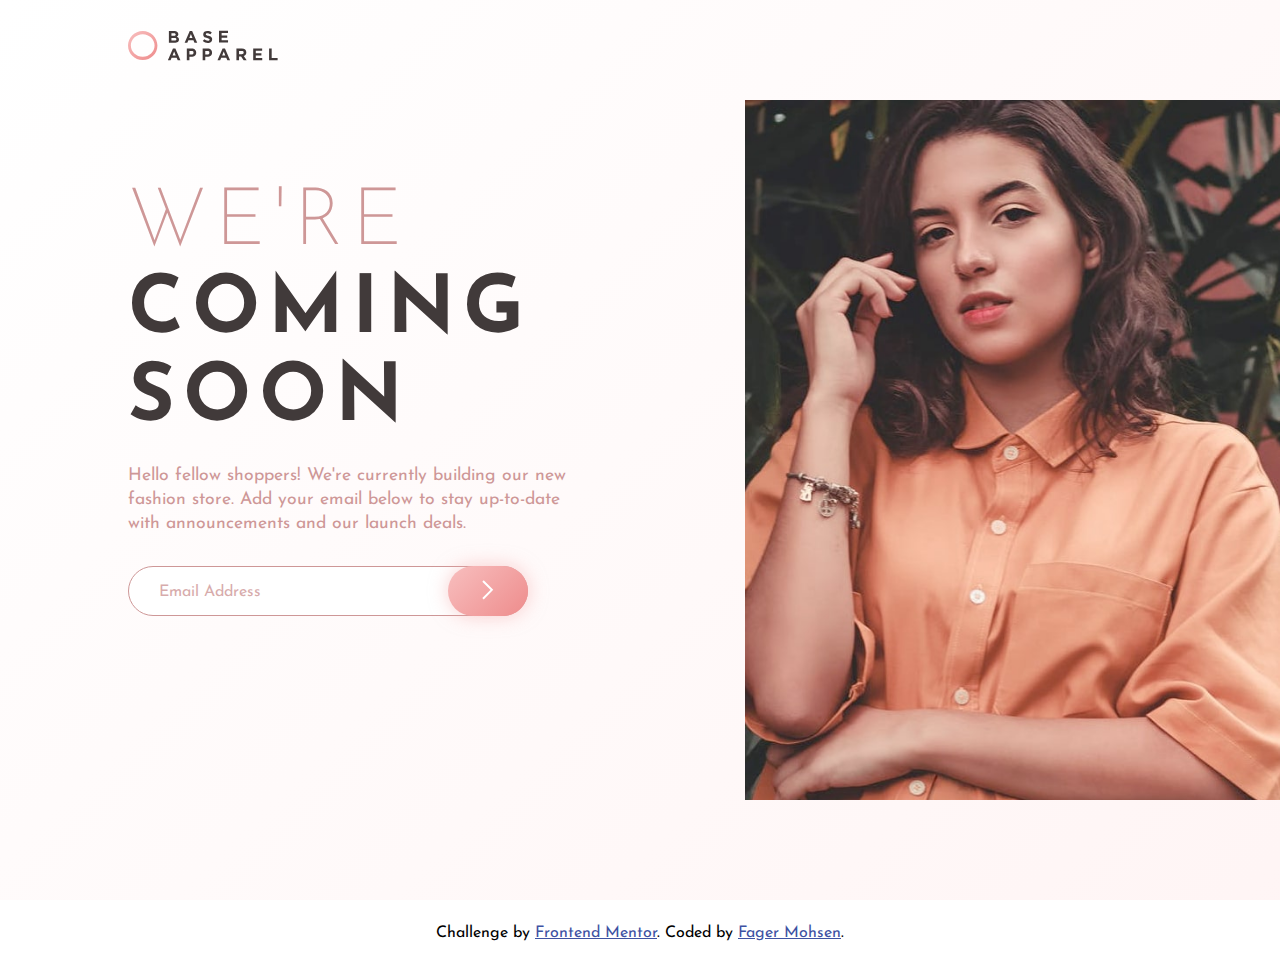
<file: base-apparel-coming-soon-master/index.html>
<!DOCTYPE html>
<html lang="en">

<head>
  <meta charset="UTF-8">
  <meta name="viewport" content="width=device-width, initial-scale=1.0">
  <link rel="icon" type="image/png" sizes="32x32" href="./images/favicon-32x32.png">
  <link rel="stylesheet" href="./styles.css">
  <title>Frontend Mentor | Base Apparel coming soon page</title>
</head>

<body>
  <header><img src="./images/logo.svg" alt="logo"></header>
  <section class="container">
    <div class="left">
      <h1>We're <br /><span>coming<br /> soon</span></h1>
      <p>Hello fellow shoppers! We're currently building our new fashion store.
        Add your email below to stay up-to-date with announcements and our launch deals.</p>
      <form action="#">
        <input name="Email" id="Email" value="" type="email" placeholder="Email Address">
        <img src="./images/icon-error.svg" class="error-icon" alt="">
        <button type="submit"><img src="./images/icon-arrow.svg" alt="arrow"></button>
        <p class="error-msg">Please provide a valid Email</p>
      </form>
    </div>
    <div class="right"></div>
  </section>
  <footer>
    <p class="attribution">
      Challenge by <a href="https://www.frontendmentor.io?ref=challenge" target="_blank">Frontend Mentor</a>.
      Coded by <a target="_blank" href="https://github.com/fageer">Fager Mohsen</a>.
    </p>
  </footer>
  <script src="./main.js"></script>
</body>

</html>
</file>
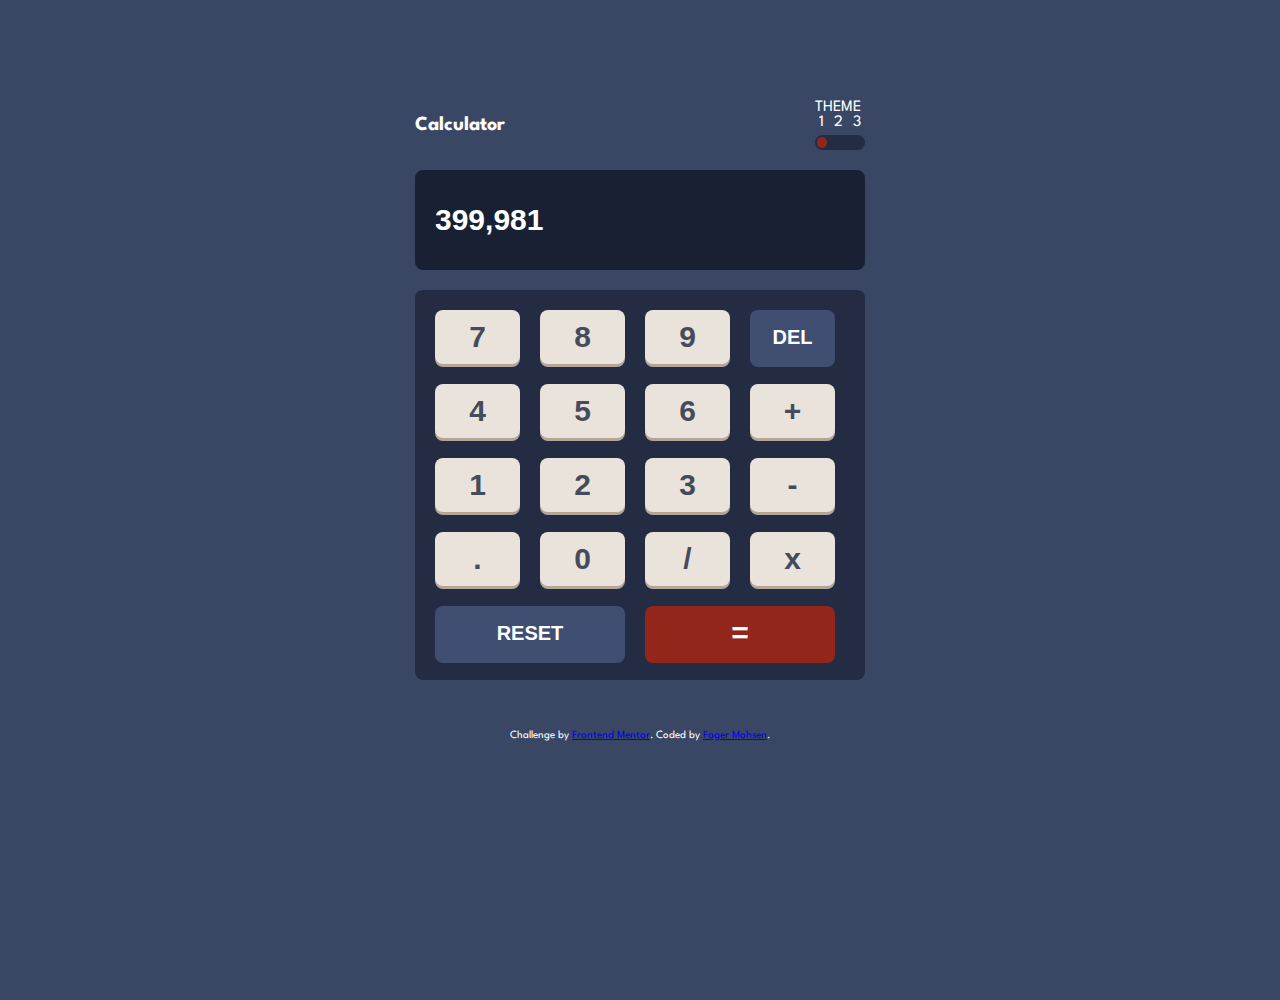
<file: calculator-app-main/index.html>
<!DOCTYPE html>
<html lang="en">

<head>
  <meta charset="UTF-8">
  <meta name="viewport" content="width=device-width, initial-scale=1.0">
  <link rel="icon" type="image/png" sizes="32x32" href="./images/favicon-32x32.png">
  <link rel="stylesheet" href="styles.css">
  <title>Frontend Mentor | Calculator app</title>

</head>

<body>
  <div class="container">

    <div class="calculator">

      <div class="calculator-header">

        <div class="calculator-title">
          <h1>Calculator</h1>
        </div>

        <div class="themes">

          <p>THEME</p>
          <div class="theme">
            <p id="one">1</p>
            <p id="two">2</p>
            <p id="three">3</p>
          </div>

          <div class="theme-div">
            <span id="theme"></span>
          </div>

        </div>

      </div>

      <div class="calculator-input">
        <form name="calc">
          <input id="screen" name="text" readonly type="text" placeholder="Enter a Number ..." value="399,981">
        </form>
      </div>

      <div class="calculator-buttons">
        <button id="num7" class="num" onclick="document.calc.text.value+='7'">7</button>
        <button id="num8" class="num" onclick="document.calc.text.value+='8'">8</button>
        <button id="num9" class="num" onclick="document.calc.text.value+='9'">9</button>
        <button id="del" class="del">DEL</button>
        <button id="num4" class="num" onclick="document.calc.text.value+='4'">4</button>
        <button id="num5" class="num" onclick="document.calc.text.value+='5'">5</button>
        <button id="num6" class="num" onclick="document.calc.text.value+='6'">6</button>
        <button id="sum" class="sum" onclick="document.calc.text.value+='+'">+</button>
        <button id="num1" class="num" onclick="document.calc.text.value+='1'">1</button>
        <button id="num2" class="num" onclick="document.calc.text.value+='2'">2</button>
        <button id="num3" class="num" onclick="document.calc.text.value+='3'">3</button>
        <button id="sub" class="sub" onclick="document.calc.text.value+='-'">-</button>
        <button id="dot" class="." onclick="document.calc.text.value+='.'">.</button>
        <button id="num0" class="num" onclick="document.calc.text.value+='0'">0</button>
        <button id="devide" class="devide" onclick="document.calc.text.value+='/'">/</button>
        <button id="multi" class="multi" onclick="document.calc.text.value+='*'">x</button>
        <button id="reset" class="reset" onclick="document.calc.text.value=''">RESET</button>
        <button id="equal" class="equal" onclick="document.calc.text.value=eval(calc.text.value)">=</button>
      </div>
    </div>

    <div class="attribution">
      Challenge by <a href="https://www.frontendmentor.io?ref=challenge" target="_blank">Frontend Mentor</a>.
      Coded by <a href="https://github.com/fageer">Fager Mohsen</a>.
    </div>
  </div>

  <script src="app.js"></script>
</body>

</html>
</file>
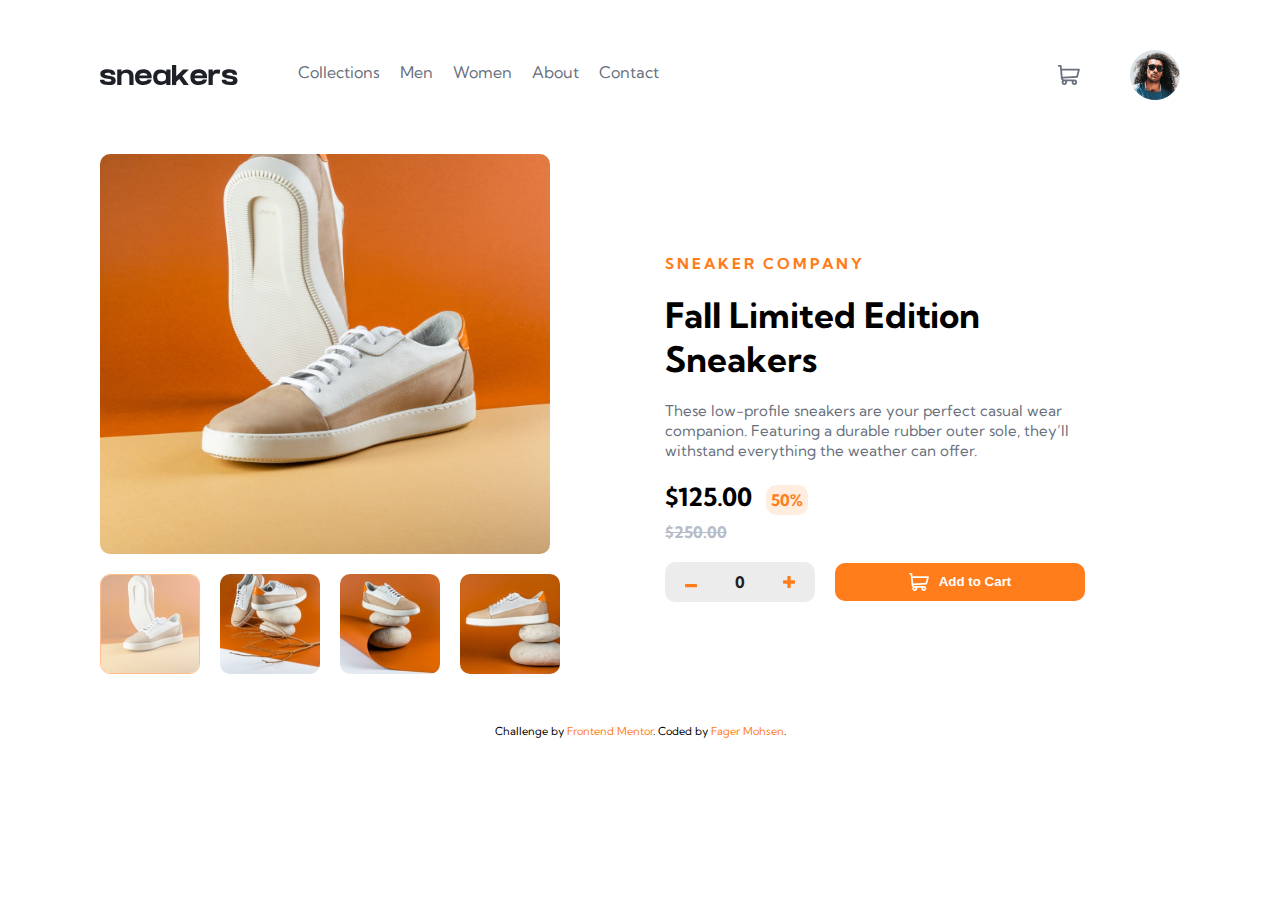
<file: ecommerce-product-page-main/index.html>
<!DOCTYPE html>
<html lang="en">
<head>
  <meta charset="UTF-8">
  <meta name="viewport" content="width=device-width, initial-scale=1.0"> <!-- displays site properly based on user's device -->

  <link rel="icon" type="image/png" sizes="32x32" href="./images/favicon-32x32.png">
  
  <title>Frontend Mentor | E-commerce product page</title>
  <link rel="stylesheet" href="styles.css">
</head>
<body>
  <header>
    <div class="container header">
      <div class="left-header">
        <div id="menu">
          <img src="./images/icon-menu.svg" alt="menu">
        </div>
        <div class="logo">
          <img src="./images/logo.svg" alt="logo">
        </div>
        <nav>
          <img id="close" src="./images/icon-close.svg" alt="close">
          <a href="#">Collections</a>
          <a href="#">Men</a>
          <a href="#">Women</a>
          <a href="#">About</a>
          <a href="#">Contact</a>
        </nav>
      </div>
      <div class="right-header">
        <div class="cart">
          <span class="quan">0</span>
          <img src="./images/icon-cart.svg" alt="cart">
        </div>
        <div class="avatar">
          <img src="./images/image-avatar.png" alt="avatar">
        </div>
      </div>
    </div>
  </header>
  <!-- main -->
  <main>
    <div class="basket-empty">
      <h1>Cart</h1>
      <hr>
      <div class="bott">
        <p>Your cart is empty.</p>
      </div>
    </div>
    <div class="basket">
      <h1>Cart</h1>
      <hr>
      <div class="bott">
        <div class="product">
          <img src="./images/image-product-1-thumbnail.jpg" alt="">
          <div class="pro">
            <p>Fall Limited Edition Sneakers</p>
            <p id="price">$125.00</p>
          </div>
          <img id="delete" src="./images/icon-delete.svg" alt="">
        </div>
        <button id="checkout">Checkout</button>
      </div>
    </div>
    <div class="container">
      <div class="main">
        <div class="left">
          <div class="active-img">
            <img id="big-img" src="./images/image-product-1.jpg" alt="img">
          </div>
          <div class="images">
            <div>
              <img class="img active" id="img1"  src="./images/image-product-1-thumbnail.jpg" alt="img">
            </div>
            <div>
              <img class="img" id="img2" src="./images/image-product-2-thumbnail.jpg" alt="img">
            </div>
            <div>
              <img class="img" id="img3" src="./images/image-product-3-thumbnail.jpg" alt="img">
            </div>
            <div>
              <img class="img" id="img4" src="./images/image-product-4-thumbnail.jpg" alt="img">
            </div>
          </div>
        </div>
        <div class="right">
          <p id="title">Sneaker Company</p>
          <h1>Fall Limited Edition Sneakers</h1>
          <p id="description">These low-profile sneakers are your perfect casual wear companion. Featuring a
            durable rubber outer sole, they’ll withstand everything the weather can offer.</p>
          <span id="current-price">$125.00</span>
          <span id="discount">50%</span>
          <span id="original-price">$250.00</span>
          <div class="bottom">
            <div class="quantity">
              <div class="minus">
                <img src="./images/icon-minus.svg" alt="minus">
              </div>
              <p id="pice">0</p>
              <div class="plus">
                <img src="./images/icon-plus.svg" alt="plus">
              </div>
            </div>
            <button class="btn"><img src="./images/icon-cart.svg" alt="">Add to Cart</button>
          </div>
        </div>
      </div>
      <div class="attribution">
        Challenge by <a href="https://www.frontendmentor.io?ref=challenge" target="_blank">Frontend Mentor</a>. 
        Coded by <a href="https://github.com/fageer">Fager Mohsen</a>.
      </div>
    </div>
  </main>
  <!-- end main -->
  
  <script src="main.js"></script>
</body>
</html>
</file>
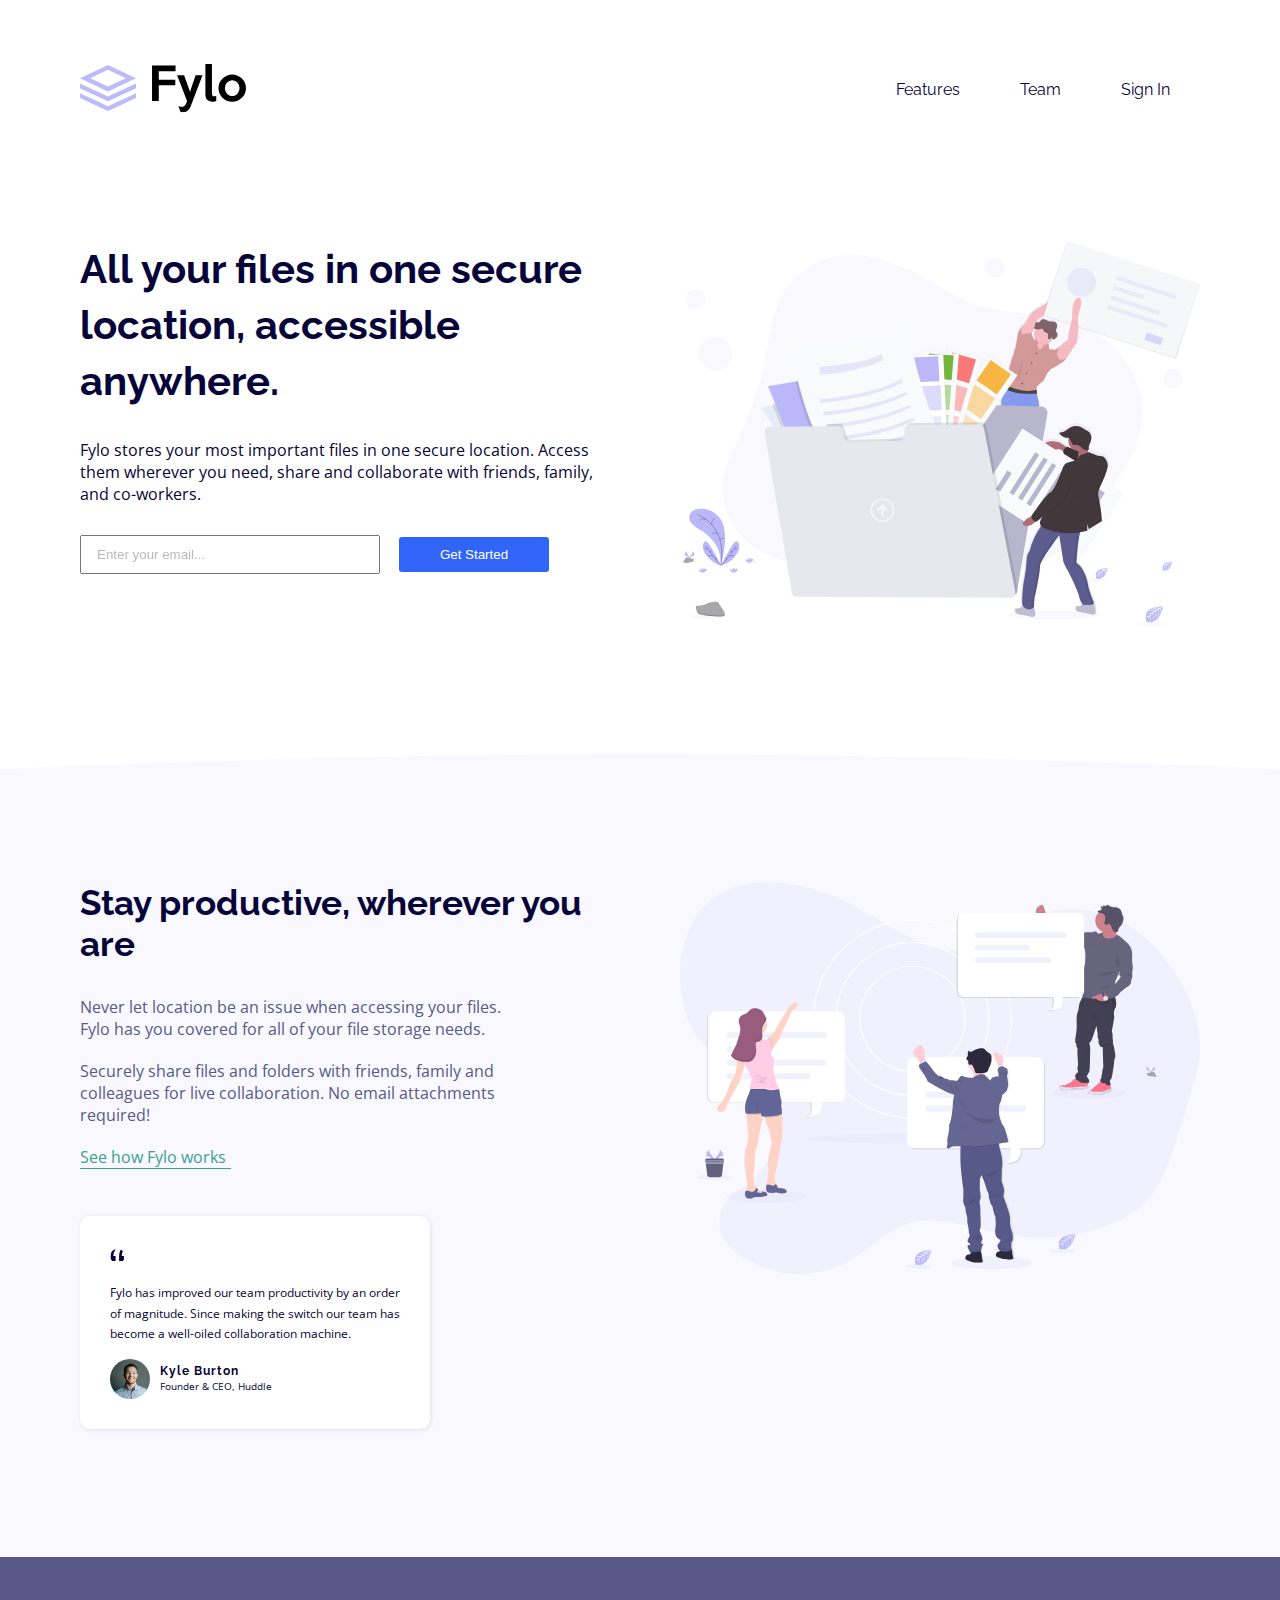
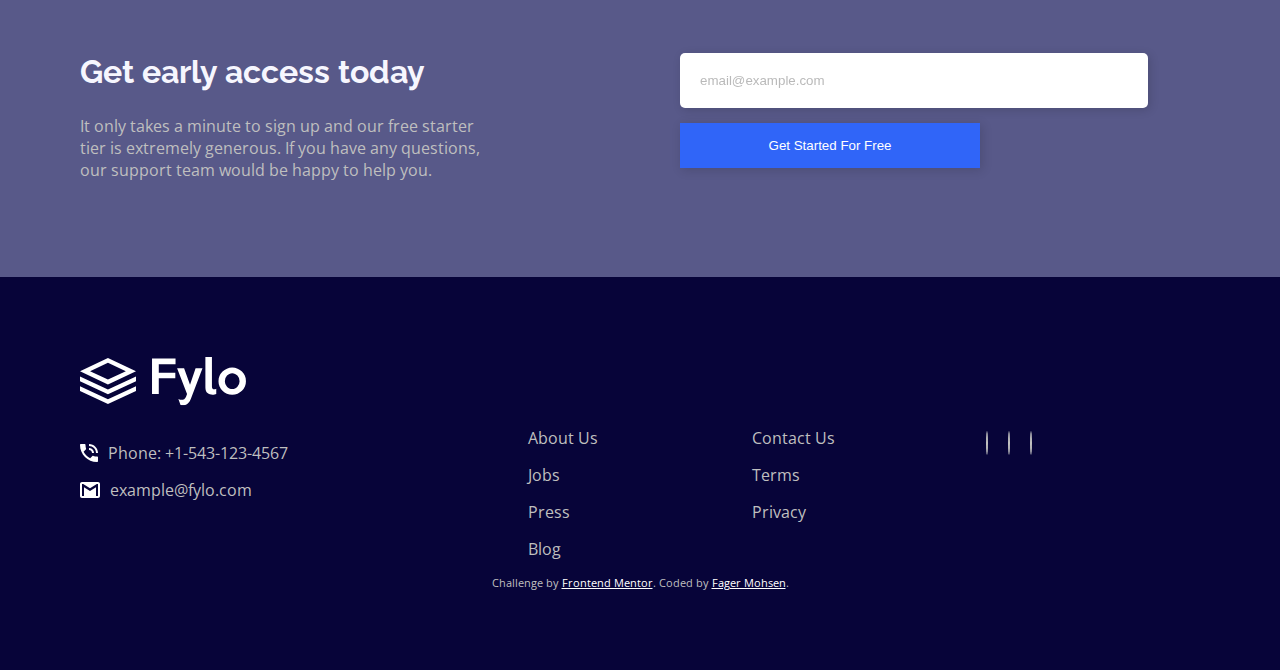
<file: fylo-landing-page-with-two-column-layout-master/index.html>
<!DOCTYPE html>
<html lang="en">
<head>
  <meta charset="UTF-8">
  <meta name="viewport" content="width=device-width, initial-scale=1.0"> <!-- displays site properly based on user's device -->

  <link rel="icon" type="image/png" sizes="32x32" href="./images/favicon-32x32.png">
  <link rel="stylesheet" href="styles.css">
  <link rel="stylesheet" href="https://cdnjs.cloudflare.com/ajax/libs/font-awesome/6.5.1/css/all.min.css" integrity="sha512-DTOQO9RWCH3ppGqcWaEA1BIZOC6xxalwEsw9c2QQeAIftl+Vegovlnee1c9QX4TctnWMn13TZye+giMm8e2LwA==" crossorigin="anonymous" referrerpolicy="no-referrer" />
  
  <title>Frontend Mentor | Fylo landing page with two column layout</title>

  <!-- Feel free to remove these styles or customise in your own stylesheet 👍 -->
  <style>
    .attribution { font-size: 11px; text-align: center; }
    .attribution a { color: hsl(0, 0%, 100%); text-decoration: underline;}
  </style>
</head>
<body>
  <!-- Header Start -->
  <header id="home">
    <div class="container">
      <div id="navbar">
        <img src="./images/logo.svg" class="logo" alt="FYLO">
        <nav>
          <ul>
            <li><a href="#">Features</a></li>
            <li><a href="#">Team</a></li>
            <li><a href="#">Sign In</a></li>
          </ul>
        </nav>
      </div>
      <div class="row">
        <div class="col">
          <h1>All your files in one secure location, accessible anywhere.</h1>
          <p>Fylo stores your most important files in one secure location.
            Access them wherever you need, share and collaborate with friends,
            family, and co-workers.</p>
          <input type="email" placeholder="Enter your email...">
          <button class="btn">Get Started</button>
        </div>
        <img src="./images/illustration-1.svg" alt="Illustration-1">
      </div>
    </div>
  </header>
  <!-- Header End -->
  <main>
    <!-- Team Start -->
    <section id="team">
      <div class="container">
        <div class="row">
          <div class="col">
            <h2>Stay productive, wherever you are</h2>
            <p>Never let location be an issue when accessing your files. Fylo has you
              covered for all of your file storage needs.
            </p>
            <p> Securely share files and folders with friends, family and colleagues for
              live collaboration. No email attachments required!</p>
            <div class="link">
              <a href="#"> See how Fylo works <i class="fa-solid fa-circle-arrow-right"></i></a>
            </div>
            <div class="box">
              <img src="./images/icon-quotes.svg" class="quote" alt="Quote">
              <p> Fylo has improved our team productivity by an order of magnitude. Since
                making the switch our team has become a well-oiled collaboration machine.</p>
              <div class="avatar">
                <img src="./images/avatar-testimonial.jpg" alt="Kyle Burton">
                <div>
                  <h3>Kyle Burton</h3>
                  <p>Founder &amp; CEO, Huddle</p>
                </div>
              </div>
            </div>
          </div>
          <img src="./images/illustration-2.svg" alt="Illustration-2">
        </div>
      </div>
    </section>
    <!-- Team End -->
    <!-- Sign in Start -->
    <section id="sign-in">
      <div class="container">
        <div class="row">
          <div class="col-1">
            <h2>Get early access today</h2>
            <p> It only takes a minute to sign up and our free starter tier is extremely generous.
              If you have any questions, our support team would be happy to help you.
            </p>
          </div>
          <div class="col-2">
            <input type="email" name="email" id="email" placeholder="email@example.com">
            <button type="submit" class="btn">Get Started For Free</button>
          </div>
        </div>
      </div>
    </section>
    <!-- Sign in End -->
  </main>
  <footer>
    <div class="container">
      <img src="./images/logo-white.svg" class="logo-white" alt="Fylo White">
      <div class="row">
        <div class="col-1">
          <div class="col-info">
            <img src="./images/icon-phone.svg" alt="Phone">
            <p>Phone: +1-543-123-4567</p>
          </div>
          <div class="col-info">
            <img src="./images/icon-email.svg" alt="Email">
            <p>example@fylo.com</p>
          </div>
        </div>
        <div class="col-2">
          <ul>
            <li><a href="#">About Us</a></li>
            <li><a href="#">Jobs</a></li>
            <li><a href="#">Press</a></li>
            <li><a href="#">Blog</a></li>
          </ul>
        </div>
        <div class="col-3">
          <ul>
            <li><a href="#">Contact Us</a></li>
            <li><a href="#">Terms</a></li>
            <li><a href="#">Privacy</a></li>
          </ul>
        </div>
        <div class="col-4">
          <a href="https://facebook.com" aria-label="Facebook">
            <i class="fa-brands fa-facebook-f"></i>
          </a>
          <a href="https://twitter.com" aria-label="Twitter">
            <i class="fa-brands fa-twitter"></i>
          </a>
          <a href="https://instagram.com" aria-label="Instagram">
            <i class="fa-brands fa-instagram"></i>
          </a>
        </div>
      </div>
      <p class="attribution">
        Challenge by <a href="https://www.frontendmentor.io?ref=challenge" target="_blank">Frontend Mentor</a>. 
        Coded by <a href="https://www.linkedin.com/in/fager-saeed-25a923296/">Fager Mohsen</a>.
      </p>
    </div>
  </footer>
</body>
</html>
</file>
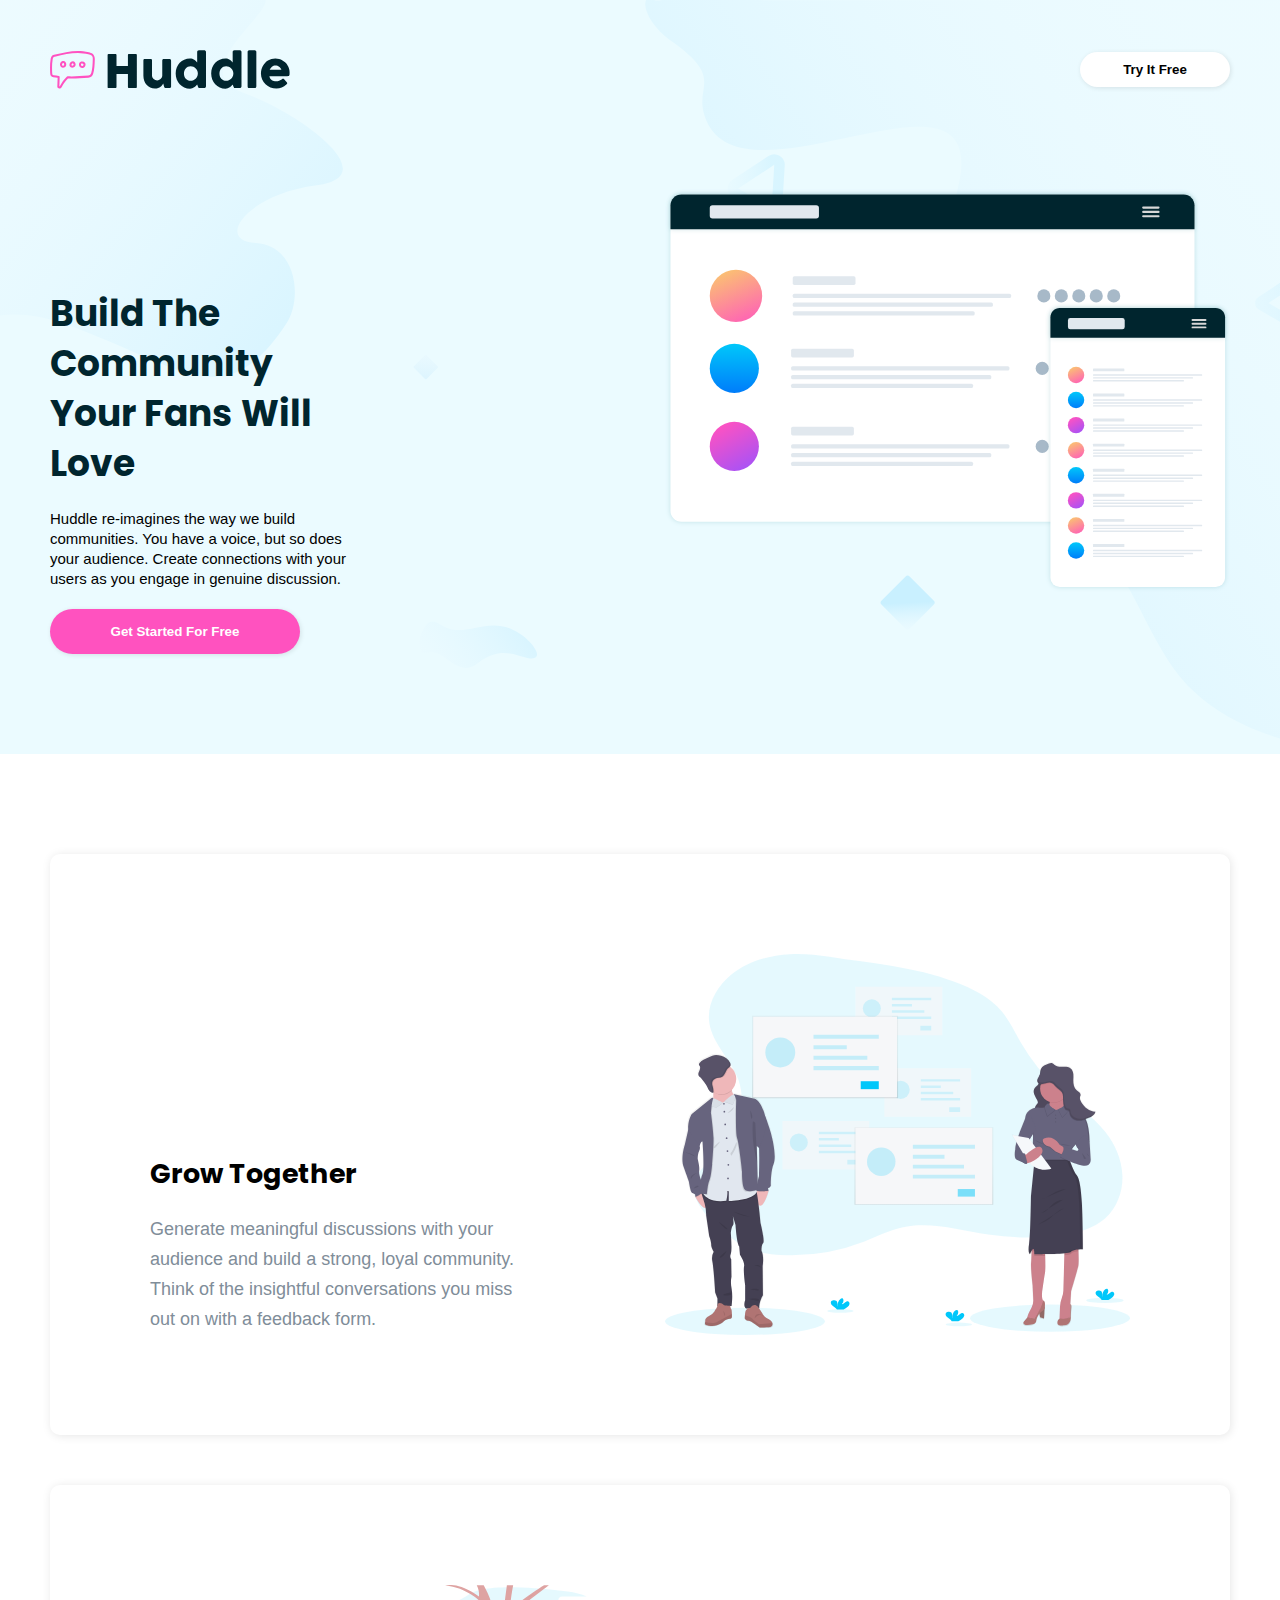
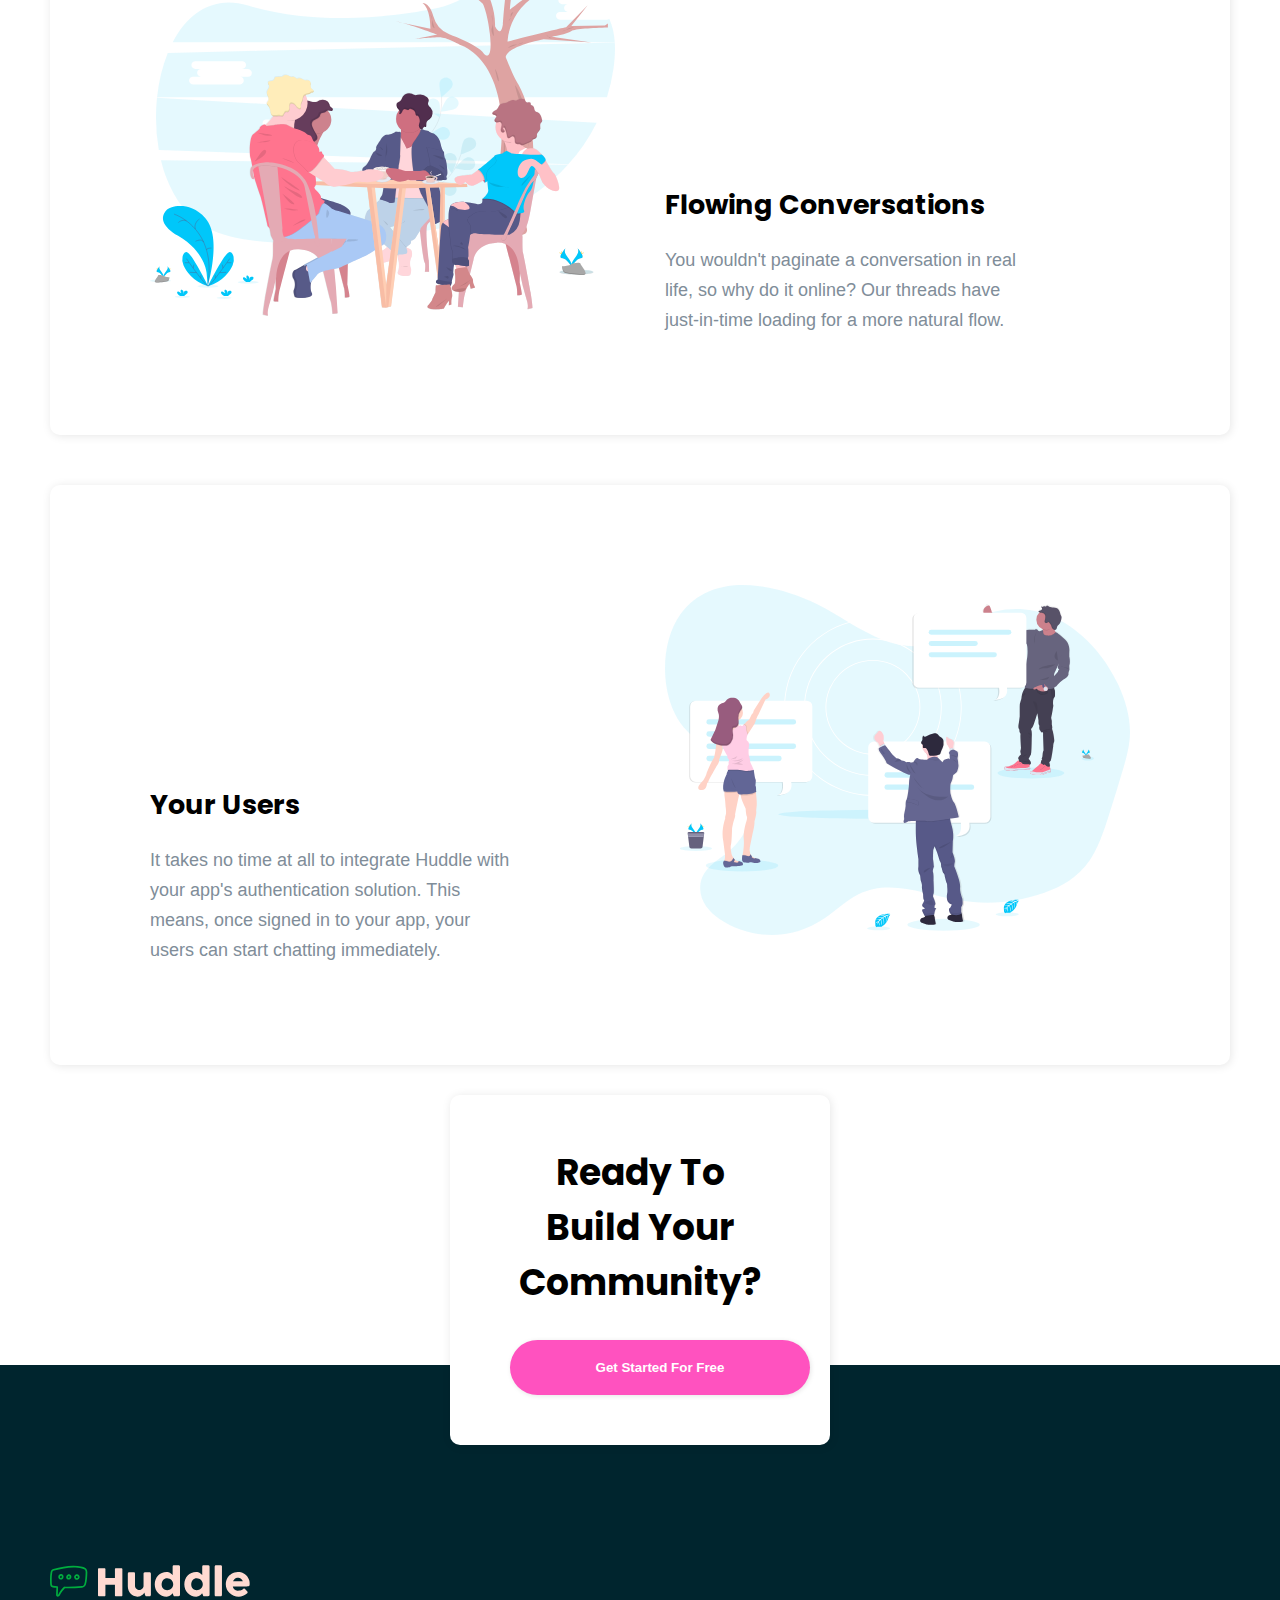
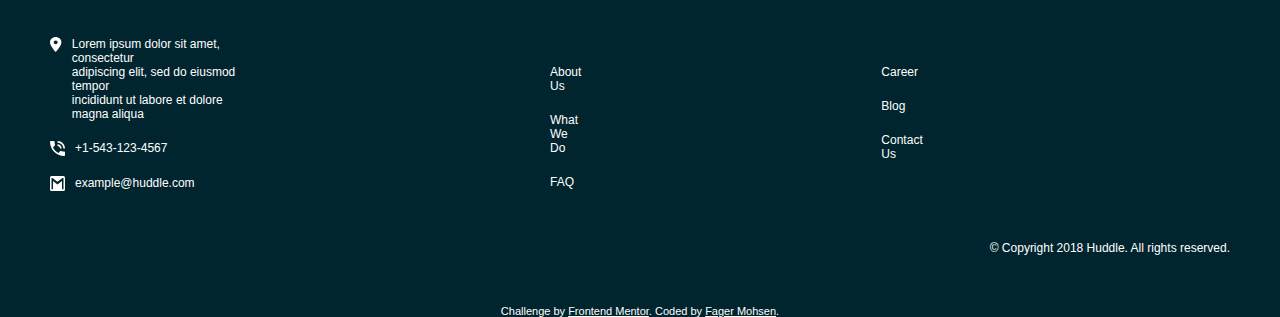
<file: huddle-landing-page-with-alternating-feature-blocks-master/index.html>
<!DOCTYPE html>
<html lang="en">
<head>
  <meta charset="UTF-8">
  <meta name="viewport" content="width=device-width, initial-scale=1.0"> <!-- displays site properly based on user's device -->

  <link rel="icon" type="image/png" sizes="32x32" href="./images/favicon-32x32.png">
  <link rel="stylesheet" href="styles.css">
  <link rel="stylesheet" href="https://cdnjs.cloudflare.com/ajax/libs/font-awesome/6.5.1/css/all.min.css" integrity="sha512-DTOQO9RWCH3ppGqcWaEA1BIZOC6xxalwEsw9c2QQeAIftl+Vegovlnee1c9QX4TctnWMn13TZye+giMm8e2LwA==" crossorigin="anonymous" referrerpolicy="no-referrer" />
  
  <title>Frontend Mentor | Huddle landing page with alternating feature blocks</title>

  <!-- Feel free to remove these styles or customise in your own stylesheet 👍 -->
  <style>
    .attribution { font-size: 11px; text-align: center; }
    .attribution a { color: hsl(0, 0%, 100%); }
  </style>
</head>
<body>
  <!-- start header -->
  <header>
    <div class="container">
      <div id="nav">
        <img src="./images/logo.svg" alt="logo">
        <button>Try It Free</button>
      </div>
      <div class="row">
        <div class="col">
          <h1>Build The Community Your Fans Will Love</h1>
          <p>Huddle re-imagines the way we build communities. You have a voice, but so does your audience. 
            Create connections with your users as you engage in genuine discussion.</p>
            <button>Get Started For Free</button>
        </div>
        <img src="./images/illustration-mockups.svg" alt="mockups">
      </div>
    </div>
  </header>
  <!-- end header -->
  <!-- start sections -->
  <section id="sections">
    <div class="container">
      <div class="sec together">
        <div class="col">
          <h2>Grow Together</h2>
          <p>Generate meaningful discussions with your audience and build a strong, loyal community.
            Think of the insightful conversations you miss out on with a feedback form.</p>
        </div>
        <img src="./images/illustration-grow-together.svg" alt="">
      </div>
      <div class="sec conversation">
        <img src="./images/illustration-flowing-conversation.svg" alt="">
        <div class="col">
          <h2>Flowing Conversations</h2>
          <p>You wouldn't paginate a conversation in real life, so why do it online? Our threads 
            have just-in-time loading for a more natural flow.</p>
        </div>
      </div>
      <div class="sec users">
        <div class="col">
          <h2>Your Users</h2>
          <p>It takes no time at all to integrate Huddle with your app's authentication solution. 
            This means, once signed in to your app, your users can start chatting immediately.</p>
        </div>
        <img src="./images/illustration-your-users.svg" alt="">
      </div>
      <div class="ready">
        <h1>Ready To Build Your Community?</h1>
        <button>Get Started For Free</button>
      </div>
    </div>
  </section>
  <!-- end sections -->

  <!-- start footer -->
  <footer>
   
    <div class="container">
      <div class="foot">
        <div class="contacts">
          <img class="logo" src="./images/logo.svg" alt="logo">
          <div class="con">
            <img src="./images/icon-location.svg" alt="location">
            <p>Lorem ipsum dolor sit amet, consectetur <br> adipiscing elit, sed do eiusmod tempor <br> 
              incididunt ut labore et dolore magna aliqua</p>
          </div>
          <div class="con">
            <img src="./images/icon-phone.svg" alt="location">
            <p>+1-543-123-4567</p>
          </div>
          <div class="con">
            <img src="./images/icon-email.svg" alt="location">
            <p>example@huddle.com</p>
          </div>
        </div>
        <div class="contact">
          <p>About Us</p>
          <p>What We Do</p>
          <p>FAQ</p>
        </div>
        <div class="contact">
          <p>Career</p>
          <p>Blog</p>
          <p>Contact Us</p>
        </div>
        <div class="social">
          <i class="fa-brands fa-facebook" style="color: #ffffff;"></i>
          <i class="fa-brands fa-twitter" style="color: #ffffff;"></i>
          <i class="fa-brands fa-instagram" style="color: #ffffff;"></i>
        </div>
      </div>
      <p class="copy">&copy; Copyright 2018 Huddle. All rights reserved.</p>

      <p class="attribution">
        Challenge by <a href="https://www.frontendmentor.io?ref=challenge" target="_blank">Frontend Mentor</a>.
        Coded by <a href="https://www.linkedin.com/in/fager-saeed-25a923296/">Fager Mohsen</a>.
      </p>
    </div>
  </footer>
  <!-- end footer -->
</body>
</html>
</file>
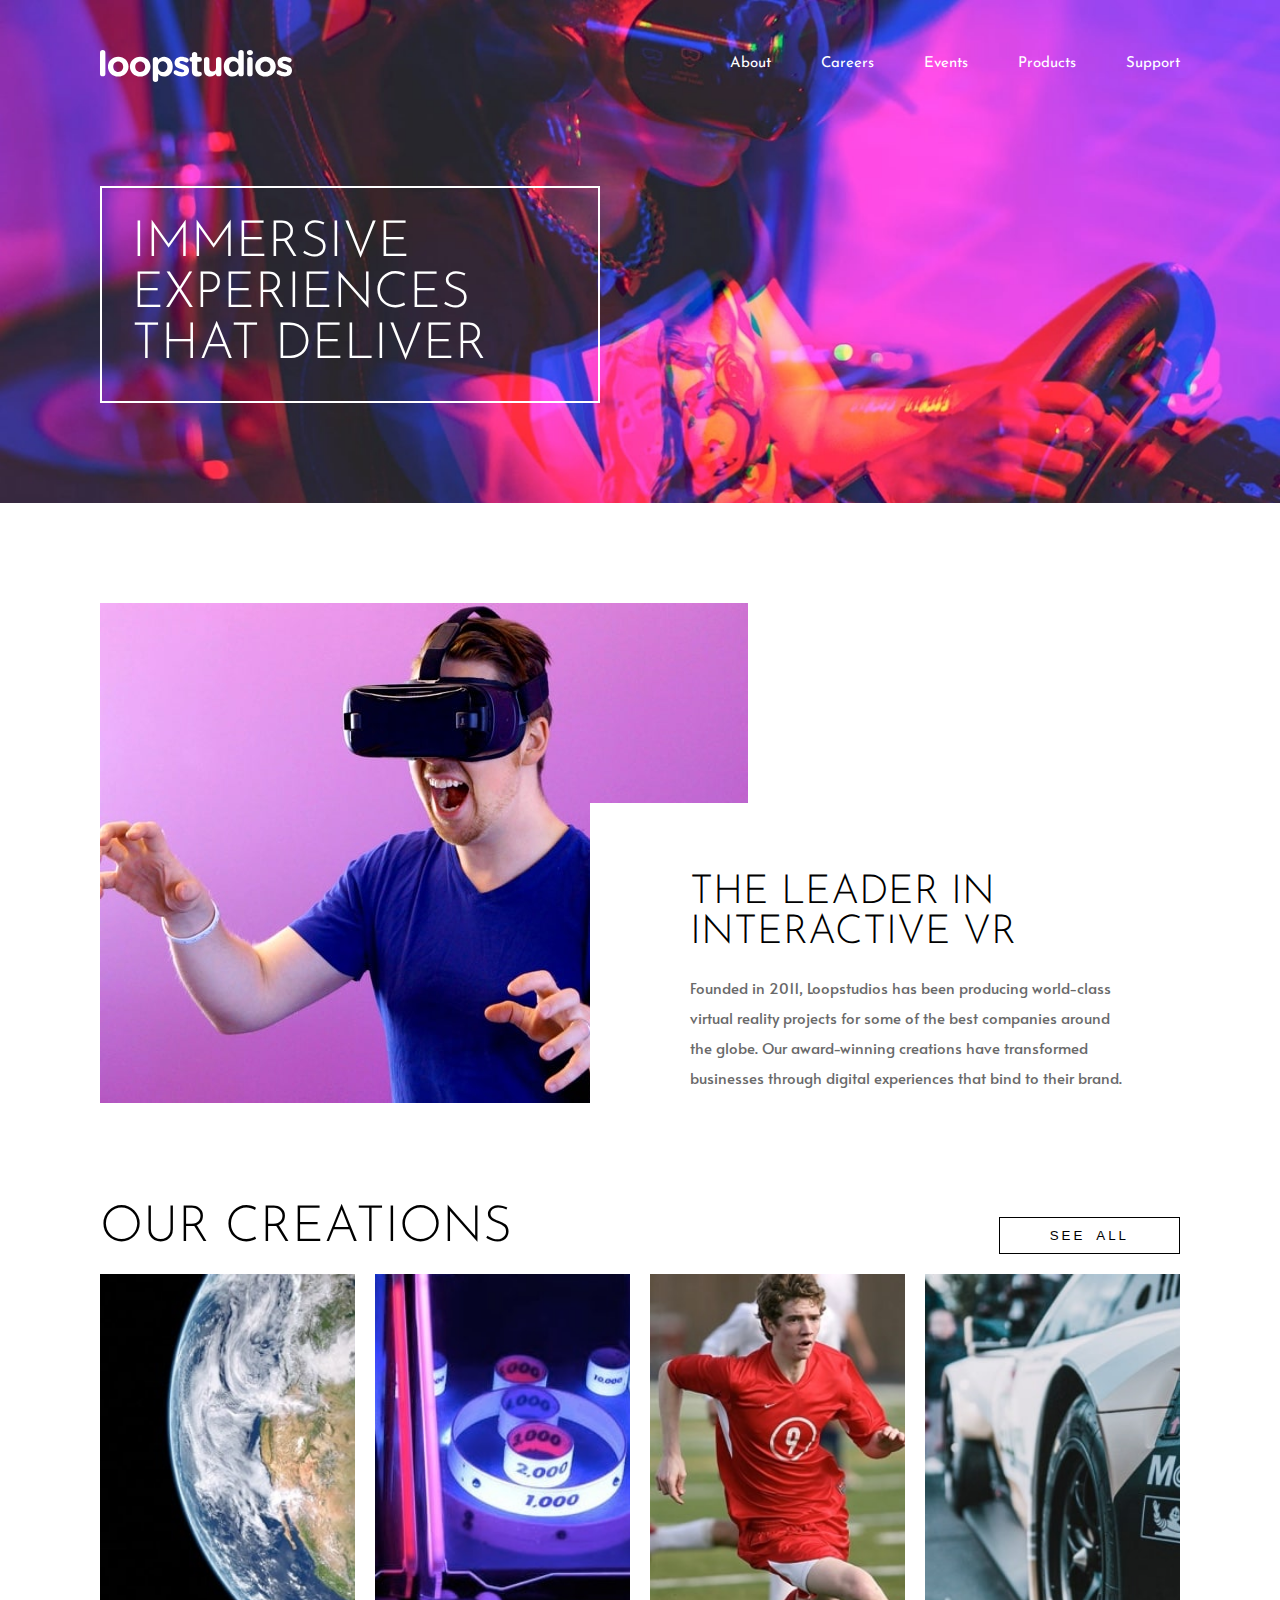
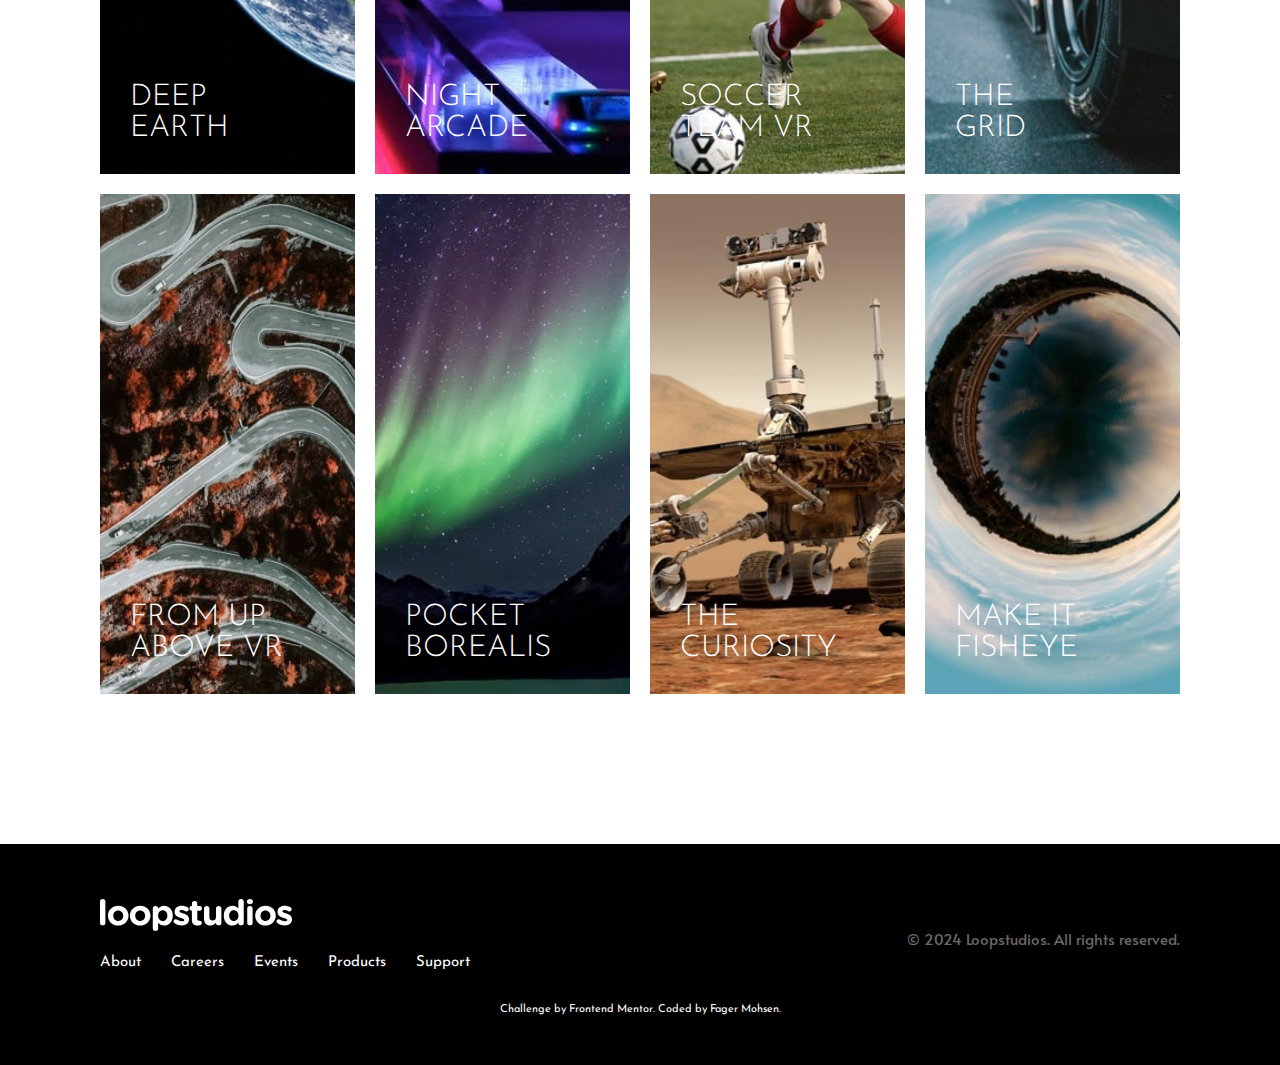
<file: loopstudios-landing-page-main/index.html>
<!DOCTYPE html>
<html lang="en">
<head>
  <meta charset="UTF-8">
  <meta name="viewport" content="width=device-width, initial-scale=1.0"> <!-- displays site properly based on user's device -->

  <link rel="icon" type="image/png" sizes="32x32" href="./images/favicon-32x32.png">
  <link rel="stylesheet" href="https://cdnjs.cloudflare.com/ajax/libs/font-awesome/6.5.1/css/all.min.css" integrity="sha512-DTOQO9RWCH3ppGqcWaEA1BIZOC6xxalwEsw9c2QQeAIftl+Vegovlnee1c9QX4TctnWMn13TZye+giMm8e2LwA==" crossorigin="anonymous" referrerpolicy="no-referrer" />
  <link rel="stylesheet" href="styles.css">
  <title>Frontend Mentor | Loopstudios landing page</title>
</head>
<body>
  <header>
    <div class="container">
      <div class="header">
        <div>
          <img src="./images/logo.svg" alt="logo">
        </div>
          <img id="menu" src="./images/icon-hamburger.svg" alt="menu">
        <nav>
          <img id="close" src="./images/icon-close.svg" alt="menu">
          <a href="#">About</a>
          <a href="#">Careers</a>
          <a href="#">Events</a>
          <a href="#">Products</a>
          <a href="#">Support</a>
        </nav>
      </div>
      <div id="hero">
        <h1>Immersive <br> experiences <br> that deliver</h1>
      </div>
    </div>
  </header>
  <!-- main -->
  <main>
    <div class="container">
      <div class="top">
        <div class="left">

        </div>
        <div class="right">
          <h3>The leader in interactive VR</h3>
          <p>Founded in 2011, Loopstudios has been producing world-class virtual reality 
            projects for some of the best companies around the globe. Our award-winning 
            creations have transformed businesses through digital experiences that bind 
            to their brand.</p>
        </div>
      </div>
      <div class="bottom">
        <div id="heading" class="heading">
          <h1>Our creations</h1>
        </div>
        <div id="btn" class="btn">
          <button>See all</button>
        </div>
        <div id="card1" class="card">
          <h2>Deep <br> earth</h2>
        </div>
        <div id="card2" class="card">
          <h2>Night <br> arcade</h2>
        </div>
        <div id="card3" class="card">
          <h2>Soccer <br> team VR</h2>
        </div>
        <div id="card4" class="card">
          <h2>The <br> grid</h2>
        </div>
        <div id="card5" class="card">
          <h2>From up <br> above VR</h2>
        </div>
        <div id="card6" class="card">
          <h2>Pocket <br> borealis</h2>
        </div>
        <div id="card7" class="card">
          <h2>The <br> curiosity</h2>
        </div>
        <div id="card8" class="card">
          <h2>Make it <br> fisheye</h2>
        </div>
      </div>
    </div>
  </main>
  <!-- end main -->

  <!-- footer -->
  <footer>
    <div class="container">
      <div class="foot">
        <div class="left-foot">
          <img src="./images/logo.svg" alt="logo">
          <ul>
            <li><a href="#">About</a></li>
            <li><a href="#">Careers</a></li>
            <li><a href="#">Events</a></li>
            <li><a href="#">Products</a></li>
            <li><a href="#">Support</a></li>
          </ul>
        </div>
        <div class="right-foot">
          <div class="social">
            <a href="https://github.com/fageer"><i class="fa-brands fa-github fa-lg"></i></a>
            <a href="https://www.linkedin.com/in/fager-saeed-25a923296/"><i class="fa-brands fa-linkedin fa-lg"></i></a>
            <a href="https://www.instagram.com/faka.26/"><i class="fa-brands fa-instagram fa-lg"></i></a>
          </div>
          <p>&copy; 2024 Loopstudios. All rights reserved.</p>
        </div>
      </div>
      <div class="attribution">
        Challenge by <a href="https://www.frontendmentor.io?ref=challenge" target="_blank">Frontend Mentor</a>. 
        Coded by <a href="https://github.com/fageer" target="_blank">Fager Mohsen</a>.
      </div>
    </div>
  </footer>
  <!-- end footer -->

  <!--  -->
  <script src="main.js"></script>
</body>
</html>
</file>
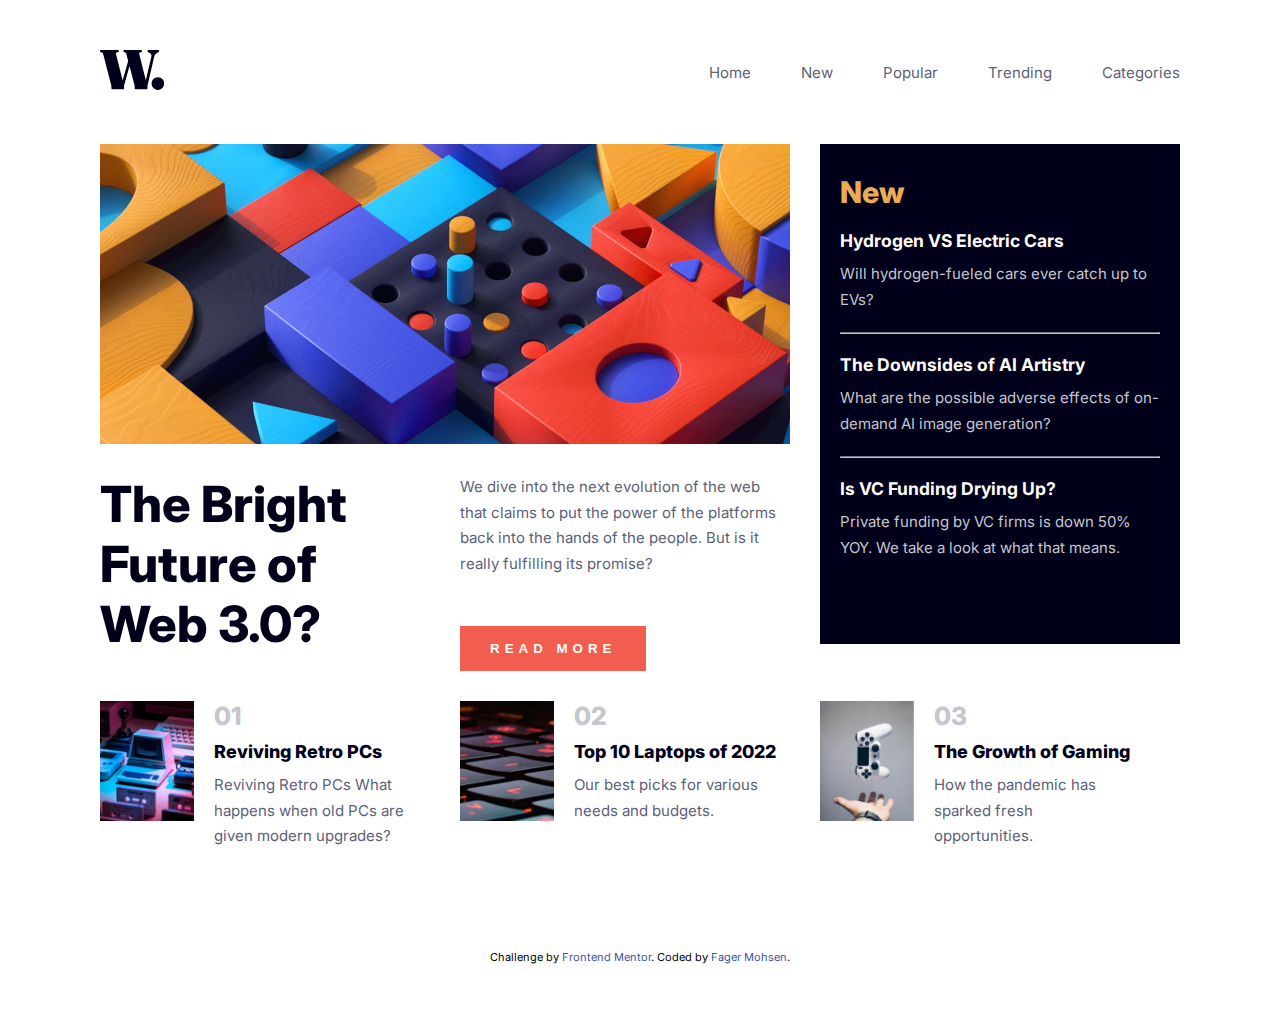
<file: news-homepage-main/index.html>
<!DOCTYPE html>
<html lang="en">
<head>
  <meta charset="UTF-8">
  <meta name="viewport" content="width=device-width, initial-scale=1.0"> <!-- displays site properly based on user's device -->

  <link rel="icon" type="image/png" sizes="32x32" href="./assets/images/favicon-32x32.png">
  <link rel="stylesheet" href="styles.css">
  
  <title>Frontend Mentor | News homepage</title>

  <!-- Feel free to remove these styles or customise in your own stylesheet 👍 -->
  <style>
    .attribution { font-size: 11px; text-align: center; }
    .attribution a { color: hsl(228, 45%, 44%); }
  </style>
</head>
<body>
  <div class="container">
    <!-- header -->
    <header>
        <div>
          <img src="./assets/images/logo.svg" alt="logo">
        </div>
        <div id="menu">
          <img src="./assets/images/icon-menu.svg" alt="menu">
        </div>
        <nav>
          <img id="close" src="./assets/images/icon-menu-close.svg" alt="menu">
          <a href="#">Home</a>
          <a href="#">New</a>
          <a href="#">Popular</a>
          <a href="#">Trending</a>
          <a href="#">Categories</a>
        </nav>
    </header>
    <!-- end header -->

    <!-- main -->
    <main>
      <div id="left" class="left">
        <div class="img"></div>
        <div class="content">
          <div>
            <h1>The Bright Future of Web 3.0?</h1>
          </div>
          <div>
            <p>We dive into the next evolution of the web that claims to put the power of the platforms back into the hands of the people. 
              But is it really fulfilling its promise?</p>
              <button>Read more</button>
          </div>
        </div>
      </div>
      <div id="right" class="right">
        <h1>New</h1>
        <h3>Hydrogen VS Electric Cars</h3>
        <p>Will hydrogen-fueled cars ever catch up to EVs?</p>
        <hr>
        <h3>The Downsides of AI Artistry</h3>
        <p>What are the possible adverse effects of on-demand AI image generation?</p>
        <hr>
        <h3>Is VC Funding Drying Up?</h3>
        <p>Private funding by VC firms is down 50% YOY. We take a look at what that means.</p>
      </div>
      <div id="card1" class="card">
        <img src="./assets/images/image-retro-pcs.jpg" alt="pcs">
        <div>
          <h2>01</h2>
          <h4>Reviving Retro PCs</h4>
          <p>Reviving Retro PCs
            What happens when old PCs are given modern upgrades?</p>
        </div>
      </div>
      <div id="card2" class="card">
        <img src="./assets/images/image-top-laptops.jpg" alt="laptops">
        <div>
          <h2>02</h2>
          <h4>Top 10 Laptops of 2022</h4>
          <p>Our best picks for various needs and budgets.</p>
        </div>
      </div>
      <div id="card3" class="card">
        <img src="./assets/images/image-gaming-growth.jpg" alt="gaming">
        <div>
          <h2>03</h2>
          <h4>The Growth of Gaming</h4>
          <p>How the pandemic has sparked fresh opportunities.</p>
        </div>
      </div>
    </main>
    <!-- end main -->
    
    <div class="attribution">
      Challenge by <a href="https://www.frontendmentor.io?ref=challenge" target="_blank">Frontend Mentor</a>. 
      Coded by <a href="https://github.com/fageer" target="_blank">Fager Mohsen</a>.
    </div>
  </div>
  <script src="main.js"></script>
</body>
</html>
</file>
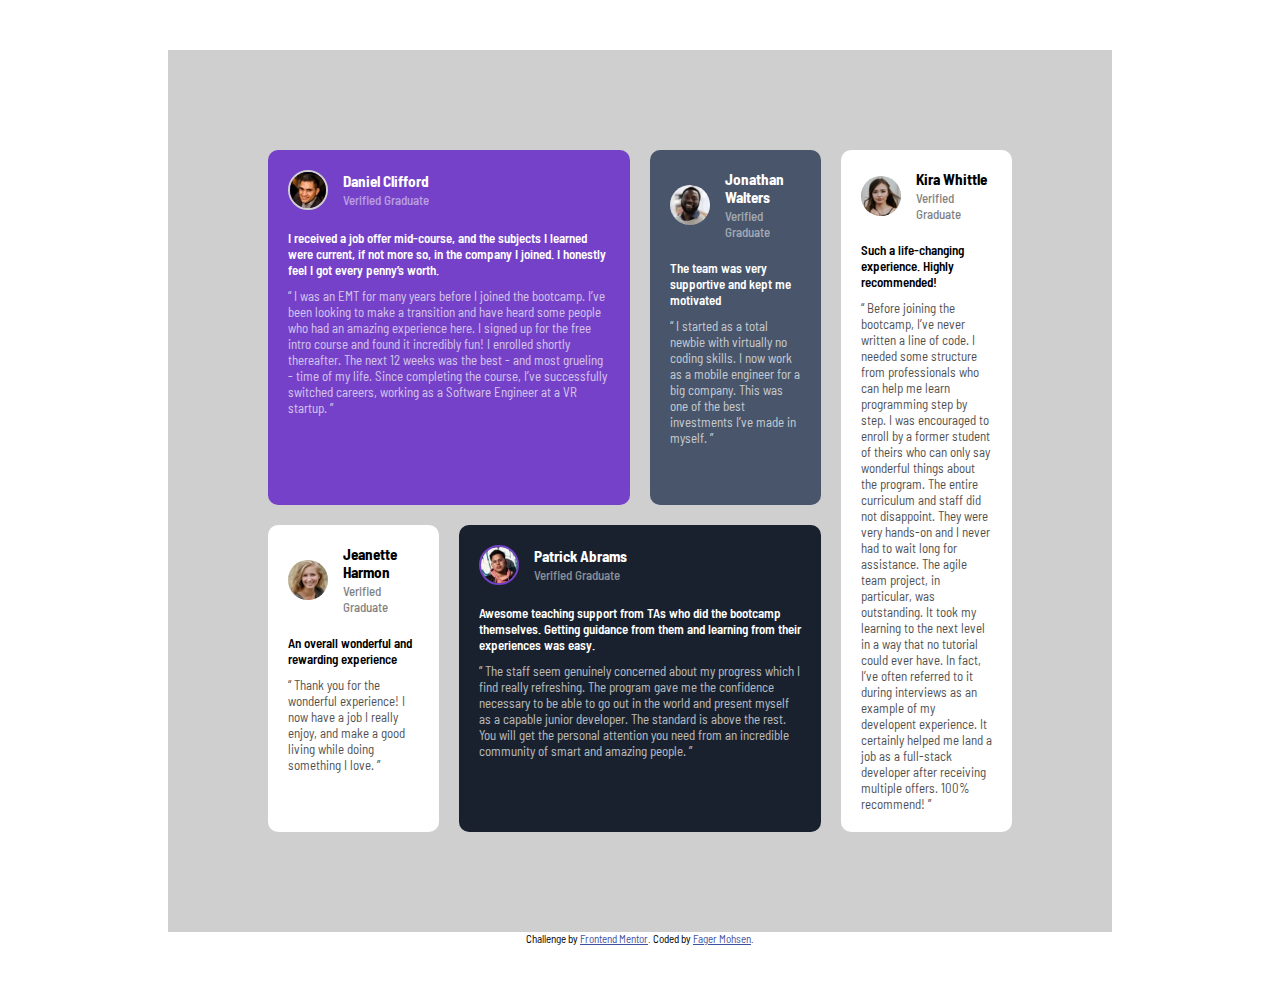
<file: testimonials-grid-section-main/index.html>
<!DOCTYPE html>
<html lang="en">
<head>
  <meta charset="UTF-8">
  <meta name="viewport" content="width=device-width, initial-scale=1.0"> <!-- displays site properly based on user's device -->

  <link rel="icon" type="image/png" sizes="32x32" href="./images/favicon-32x32.png">
  <link rel="stylesheet" href="styles.css">
  
  <title>Frontend Mentor | [Challenge Name Here]</title>

  <!-- Feel free to remove these styles or customise in your own stylesheet 👍 -->
  <style>
    .attribution { font-size: 11px; text-align: center; }
    .attribution a { color: hsl(228, 45%, 44%); }
  </style>
</head>
<body>
  <main>
    <section class="section daniel">
      <div class="profile">
        <img src="./images/image-daniel.jpg" alt="">
        <div class="profile-content">
          <h3>Daniel Clifford</h3>
          <p>Verified Graduate</p>
        </div>
      </div>
      <div class="content">
        <p class="p1">I received a job offer mid-course, and the subjects I learned were current, if not more so, 
          in the company I joined. I honestly feel I got every penny’s worth.</p>
        <p class="p2">“ I was an EMT for many years before I joined the bootcamp. I’ve been looking to make a 
          transition and have heard some people who had an amazing experience here. I signed up 
          for the free intro course and found it incredibly fun! I enrolled shortly thereafter. 
          The next 12 weeks was the best - and most grueling - time of my life. Since completing 
          the course, I’ve successfully switched careers, working as a Software Engineer at a VR startup. ”</p>
      </div>
    </section>

    <section class="section jonathan">
      <div class="profile">
        <img src="./images/image-jonathan.jpg" alt="">
        <div class="profile-content">
          <h3>Jonathan Walters</h3>
          <p>Verified Graduate</p>
        </div>
      </div>
      <div class="content">
        <p class="p1">The team was very supportive and kept me motivated</p>
        <p class="p2">“ I started as a total newbie with virtually no coding skills. I now work as a mobile engineer 
          for a big company. This was one of the best investments I’ve made in myself. ”</p>
      </div>
    </section>

    <section class="section jeanette">
      <div class="profile">
        <img src="./images/image-jeanette.jpg" alt="">
        <div class="profile-content">
          <h3>Jeanette Harmon</h3>
          <p>Verified Graduate</p>
        </div>
      </div>
      <div class="content">
        <p class="p1">An overall wonderful and rewarding experience</p>
        <p class="p2">“ Thank you for the wonderful experience! I now have a job I really enjoy, and make a good living 
          while doing something I love. ”</p>
      </div>
    </section>

    <section class="section patrick">
      <div class="profile">
        <img src="./images/image-patrick.jpg" alt="">
        <div class="profile-content">
          <h3>Patrick Abrams</h3>
          <p>Verified Graduate</p>
        </div>
      </div>
      <div class="content">
        <p class="p1">Awesome teaching support from TAs who did the bootcamp themselves. Getting guidance from them and 
          learning from their experiences was easy.</p>
        <p class="p2">“ The staff seem genuinely concerned about my progress which I find really refreshing. The program 
          gave me the confidence necessary to be able to go out in the world and present myself as a capable 
          junior developer. The standard is above the rest. You will get the personal attention you need from 
          an incredible community of smart and amazing people. ”</p>
      </div>
    </section>

    <section class="section kira">
      <div class="profile">
        <img src="./images/image-kira.jpg" alt="">
        <div class="profile-content">
          <h3>Kira Whittle</h3>
          <p>Verified Graduate</p>
        </div>
      </div>
      <div class="content">
        <p class="p1">Such a life-changing experience. Highly recommended!</p>
        <p class="p2">“ Before joining the bootcamp, I’ve never written a line of code. I needed some structure from 
          professionals who can help me learn programming step by step. I was encouraged to enroll by a former 
          student of theirs who can only say wonderful things about the program. The entire curriculum and staff 
          did not disappoint. They were very hands-on and I never had to wait long for assistance. The agile team 
          project, in particular, was outstanding. It took my learning to the next level in a way that no tutorial 
          could ever have. In fact, I’ve often referred to it during interviews as an example of my developent 
          experience. It certainly helped me land a job as a full-stack developer after receiving multiple offers. 
          100% recommend! ”</p>
      </div>
    </section>
  </main>
  <div class="attribution">
    Challenge by <a href="https://www.frontendmentor.io?ref=challenge" target="_blank">Frontend Mentor</a>. 
    Coded by <a href="https://github.com/fageer">Fager Mohsen</a>.
  </div>
</body>
</html>
</file>
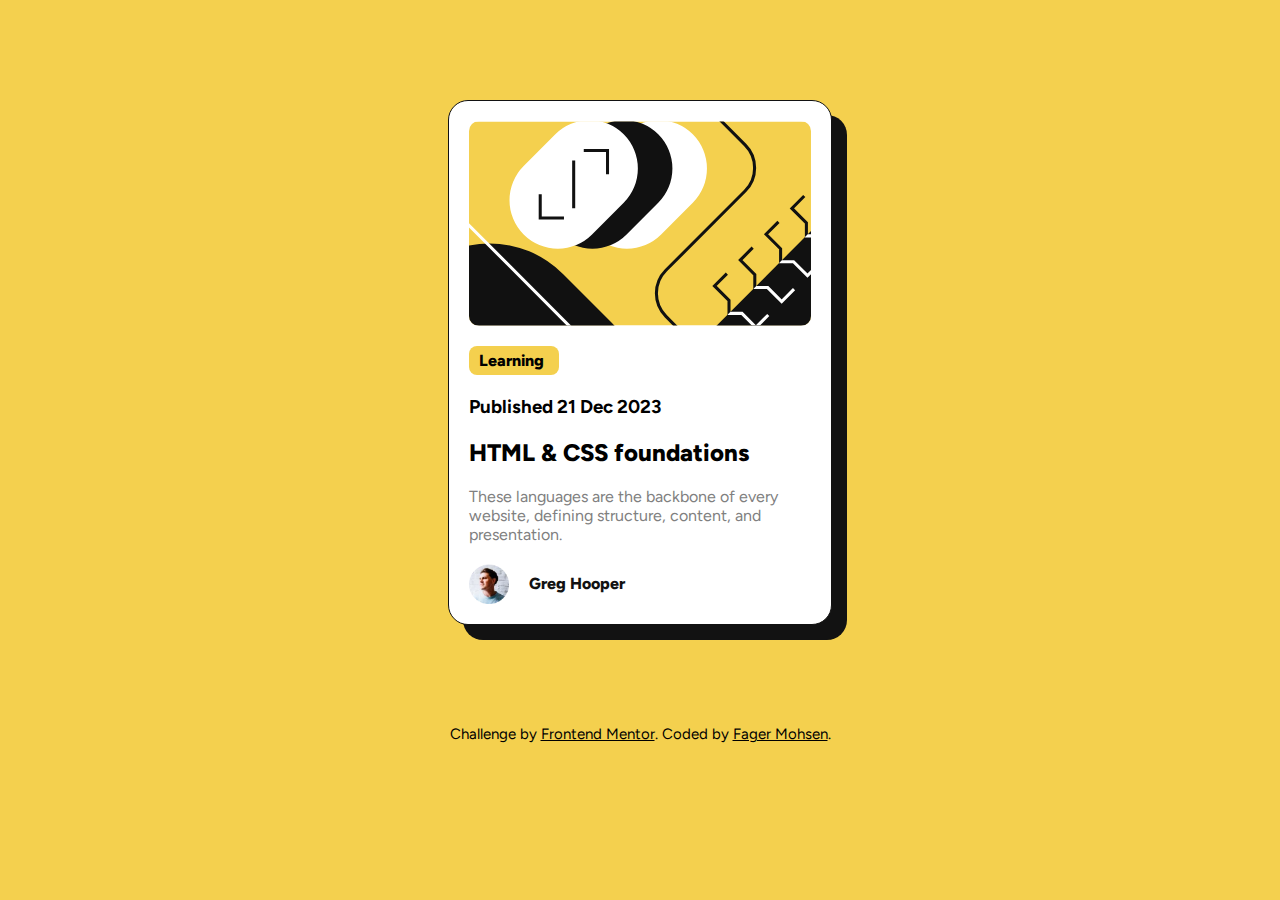
<file: blog-preview-card-main/blog-preview-card-main/index.html>
<!DOCTYPE html>
<html lang="en">
<head>
  <meta charset="UTF-8">
  <meta name="viewport" content="width=device-width, initial-scale=1.0"> <!-- displays site properly based on user's device -->

  <link rel="icon" type="image/png" sizes="32x32" href="./assets/images/favicon-32x32.png">
  
  <title>Frontend Mentor | Blog preview card</title>

  <!-- Feel free to remove these styles or customise in your own stylesheet 👍 -->
  <style>
    @import url('https://fonts.googleapis.com/css2?family=Figtree:wght@600;700;800&display=swap');
    * {
      box-sizing: border-box;
      margin: 0;
      padding: 0;
    }
    body {
      background-color: hsl(47, 88%, 63%);
      font-family: Figtree, sans-serif;
      font-size: 16px;
    }
    .card {
      width: 30%;
      margin: 100px auto;
      padding: 20px;
      border: 1px solid hsl(0, 0%, 7%);
      border-radius: 20px;
      display: flex;
      flex-direction: column;
      gap: 20px;
      box-shadow: 15px 15px hsl(0, 0%, 7%);
      background-color: hsl(0, 0%, 100%);
    }
    .card > img {
      border-radius: 10px;
    }
    .card span {
      display: inline-block;
      width: 90px;
      padding: 5px 10px;
      border-radius: 8px;
      background-color: hsl(47, 88%, 63%);
      font-weight: 800;
    }
    .card h2 {
      font-weight: 800;
    }
    .card h2:hover {
      cursor: pointer;
      color: hsl(47, 88%, 63%);
    }
    .card > p {
      color: hsl(0, 0%, 50%);
    }
    .user {
      display: flex;
      justify-content: flex-start;
      align-items: center;
      gap: 20px;
    }
    .user > p {
      color: hsl(0, 0%, 7%);
      font-weight: 800;
    }
    .user > img {
      width: 40px;
      height: 40px;
    }
    @media screen and (max-width:650px) {
      .card {
        width: 80%;
      }
    }
    .attribution { font-size: 15px; text-align: center; }
    .attribution a { color: rgb(0, 0, 0); }
  </style>
</head>
<body>
<section class="card">
  <img src="./assets/images/illustration-article.svg" alt="">
  <span>Learning</span>
  <h3>Published 21 Dec 2023</h3>
  <h2>HTML & CSS foundations</h2>
  <p>These languages are the backbone of every website, defining structure, content, and presentation.</p>
  <div class="user">
    <img src="./assets/images/image-avatar.webp" alt="">
    <p>Greg Hooper</p>
  </div>
</section>
  
  
  <div class="attribution">
    Challenge by <a href="https://www.frontendmentor.io?ref=challenge" target="_blank">Frontend Mentor</a>. 
    Coded by <a href="https://github.com/fageer">Fager Mohsen</a>.
  </div>
</body>
</html>
</file>
<file: base-apparel-coming-soon-master/styles.css>
@import url("https://fonts.googleapis.com/css2?family=Josefin+Sans:wght@300;400;600&display=swap");
:root {
    --Desaturated-Red: hsl(0, 36%, 70%);
    --Soft-Red: hsl(0, 93%, 68%);
    --Dark-Grayish-Red: hsl(0, 6%, 24%);
}
* {
  margin: 0;
  padding: 0;
  box-sizing: border-box;
}
body {
  font-family: "josefin sans", sans-serif;
  font-size: 16px;
}
header {
  position: absolute;
  height: auto;
  width: 100%;
  padding: 30px;
}
header img {
  width: 150px;
}
.container {
  width: 100%;
  padding-top: 100px;
  padding-bottom: 50px;
  display: flex;
  justify-content: flex-end;
  align-items: center;
  min-height: 100vh;
  flex-direction: column-reverse;
  background-image: linear-gradient(
    135deg,
    hsl(0, 0%, 100%),
    hsl(0, 100%, 98%)
  );
}
.container .left {
  width: 100%;
  padding: 50px 30px 0 30px;
}
.container .right {
  width: 100%;
  height: 300px;
  background-image: url(./images/hero-mobile.jpg);
  background-size: cover;
  background-repeat: no-repeat;
}
.container .left h1 {
  font-size: 3.2rem;
  text-align: center;
  letter-spacing: 0.5rem;
  color: var(--Desaturated-Red);
  text-transform: uppercase;
  line-height: 3.3rem;
  font-weight: 200;
}
.container .left h1 span {
  color: var(--Dark-Grayish-Red);
  font-weight: 700;
}
.container .left p {
  max-width: 450px;
  text-align: center;
  color: var(--Desaturated-Red);
  font-size: 0.9rem;
  line-height: 1.5rem;
  margin: 20px auto 40px auto;
}
.container form {
  position: relative;
  display: block;
  height: 50px;
  width: 100%;
  max-width: 400px;
  margin: 0 auto;
}
.container form input {
  position: absolute;
  width: 100%;
  outline: none;
  border: 1px solid var(--Desaturated-Red);
  height: 100%;
  border-radius: 50px;
  padding-left: 30px;
  font-family: "Josefin Sans", sans-serif;
  font-size: 1.1rem;
}
.container form button {
  cursor: pointer;
  position: absolute;
  right: 0;
  border: none;
  height: 100%;
  border-radius: 50px;
  outline: none;
  color: white;
  width: 70px;
  background-image: linear-gradient(135deg, hsl(0, 80%, 86%), hsl(0, 74%, 74%));
  box-shadow: 0px 0px 18px 1px #f4aaab82;
  transition: 0.3s ease box-shadow;
}
.container form input::placeholder {
  color: var(--Desaturated-Red);
  font-family: "Josefin Sans", sans-serif;
  font-size: 1rem;
  opacity: 0.8;
}
.container form button:hover {
  background-image: linear-gradient(
    135deg,
    hsl(0, 80%, 86%),
    hsla(0, 52%, 80%, 1)
  );
  box-shadow: 0px 0px 13px 2px #f4aaabbf;
}
.container form .error-icon {
  display: inline-block;
  position: absolute;
  top: 25%;
  right: 80px;
  display: none;
}
.container form .error-msg {
  position: absolute;
  left: 30px;
  top: 40px;
  display: none;
}
.container form.error .error-msg,
.container form.error .error-icon {
  display: block;
}
.container form.error input {
  border: 2px solid var(--Soft-Red);
}
.attribution {
  font-size: 16px;
  text-align: center;
}
.attribution a {
  color: hsl(228, 45%, 44%);
}

footer {
  padding: 25px 0;
}
@media only screen and (min-width: 768px) {
  header {
    padding-left: 10%;
  }
  .container {
    padding-top: 0;
    flex-direction: row;
    padding-bottom: 0;
  }
  .container .left {
    padding-top: 20vh;
    width: 100%;
    height: 100vh;
    padding-left: 10%;
  }
  .container .left h1 {
    text-align: left;
    font-size: 5rem;
    line-height: 5.5rem;
  }
  .container .left p {
    margin-left: 0;
    text-align: left;
    font-size: 1.1rem;
  }
  .container .right {
    background-image: url(./images/hero-desktop.jpg);
    height: 700px;
    width: 80%;
    background-size: cover;
    background-position: center;
  }
  .container form {
    margin-left: 0;
    margin-top: -10px;
  }
  .container form button {
    width: 80px;
  }
}
</file>
<file: calculator-app-main/styles.css>
@import url("https://fonts.googleapis.com/css2?family=League+Spartan:wght@700&display=swap");
:root {
  /* Theme 1 */
  /* Backgrounds */
  --Very-dark-desaturated-blue-main-background: hsl(222, 26%, 31%);
  --Very-dark-desaturated-blue-toggle-background-keypad-background: hsl(
    223,
    31%,
    20%
  );
  --Very-dark-desaturated-blue-screen-background: hsl(224, 36%, 15%);
  /* Keys */
  --Desaturated-dark-blue-key-background: hsl(225, 21%, 49%);
  --Desaturated-dark-blue-key-shadow: hsl(224, 28%, 35%);
  --Red-key-background-toggle: hsl(6, 63%, 50%);
  --Dark-red-key-shadow: hsl(6, 70%, 34%);
  --Light-grayish-orange-key-background: hsl(30, 25%, 89%);
  --Grayish-orange-key-shadow: hsl(28, 16%, 65%);
  /* Text */
  --Very-dark-grayish-blue: hsl(221, 14%, 31%);
  --White: hsl(0, 0%, 100%);
  /* end Theme 1 */

  /* Theme 2 */
  /* Backgrounds */
  --Light-gray-main-background: hsl(0, 0%, 90%);
  --Grayish-red-toggle-background-keypad-background: hsl(0, 5%, 81%);
  --Very-light-gray-screen-background: hsl(0, 0%, 93%);
  /* Keys */
  --Dark-moderate-cyan-key-background: hsl(185, 42%, 37%);
  --Very-dark-cyan-key-shadow: hsl(185, 58%, 25%);
  --Orange-key-background-toggle: hsl(25, 98%, 40%);
  --Dark-orange-key-shadow: hsl(25, 99%, 27%);
  --Light-grayish-yellow-key-background: hsl(45, 7%, 89%);
  --Dark-grayish-orange-key-shadow: hsl(35, 11%, 61%);
  /* Text */
  --Very-dark-grayish-yellow: hsl(60, 10%, 19%);
  --White: hsl(0, 0%, 100%);
  /* end Theme 2 */

  /* Theme 3 */
  /* Backgrounds */
  --Very-dark-violet-main-background: hsl(268, 75%, 9%);
  --Very-dark-violet-toggle-background-keypad-background-screen-background: hsl(
    268,
    71%,
    12%
  );
  /* Keys */
  --Dark-violet-key-background: hsl(281, 89%, 26%);
  --Vivid-magenta-key-shadow: hsl(285, 91%, 52%);
  --Pure-cyan-key-background-toggle: hsl(176, 100%, 44%);
  --Soft-cyan-key-shadow: hsl(177, 92%, 70%);
  --Very-dark-violet-key-background: hsl(268, 47%, 21%);
  --Dark-magenta-key-shadow: hsl(290, 70%, 36%);
  /* Text */
  --Light-yellow: hsl(52, 100%, 62%);
  --Very-dark-blue: hsl(198, 20%, 13%);
  --White: hsl(0, 0%, 100%);
  /* end Theme 3 */
}

/* active 2 */
body.active2 {
  background-color: var(--Light-gray-main-background);
  color: var(--Very-dark-grayish-yellow);
}
body.active2 .calculator-buttons {
  background-color: var(--Grayish-red-toggle-background-keypad-background);
}
body.active2 input {
  background-color: var(--White);
  color: var(--Very-dark-grayish-yellow);
}
body.active2 .theme-div {
  background-color: var(--Grayish-red-toggle-background-keypad-background);
}
body.active2 button {
  color: var(--Very-dark-grayish-yellow);
}
body.active2 span,
body.active2 #equal {
  background-color: var(--Dark-orange-key-shadow);
}
body.active2 #equal {
  box-shadow: 0px 3px 0px 0px var(--Orange-key-background-toggle);
}
body.active2 span:hover,
body.active2 #equal:hover {
  background-color: var(--Orange-key-background-toggle);
}
body.active2 #equal:hover {
  box-shadow: 0px 3px 0px 0px var(--Dark-orange-key-shadow);
}
body.active2 #reset,
body.active2 #del {
  background-color: var(--Very-dark-cyan-key-shadow);
  box-shadow: 0px 3px 0px 0px var(--Dark-moderate-cyan-key-background);
}
body.active2 #reset:hover,
body.active2 #del:hover {
  background-color: var(--Dark-moderate-cyan-key-background);
  box-shadow: 0px 3px 0px 0px var(--Very-dark-cyan-key-shadow);
}
/* end active 2 */

/* active 3 */
body.active3 {
  background-color: var(--Very-dark-violet-main-background);
  color: var(--Light-yellow);
}
body.active3 .calculator-buttons {
  background-color: var(
    --Very-dark-violet-toggle-background-keypad-background-screen-background
  );
}
body.active3 input {
  background-color: var(
    --Very-dark-violet-toggle-background-keypad-background-screen-background
  );
  color: var(--Light-yellow);
}
body.active3 .theme-div {
  background-color: var(
    --Very-dark-violet-toggle-background-keypad-background-screen-background
  );
}
body.active3 button {
  background-color: var(--Very-dark-violet-key-background);
  color: var(--Light-yellow);
  box-shadow: 0px 3px 0px 0px var(--Dark-magenta-key-shadow);
}
body.active3 button:hover {
  background-color: var(--Dark-magenta-key-shadow);
  box-shadow: 0px 3px 0px 0px var(--Very-dark-violet-key-background);
}
body.active3 span,
body.active3 #equal {
  background-color: var(--Pure-cyan-key-background-toggle);
}
body.active3 #equal {
  box-shadow: 0px 3px 0px 0px var(--Soft-cyan-key-shadow);
  color: var(--Very-dark-blue);
}
body.active3 span:hover,
body.active3 #equal:hover {
  background-color: var(--Soft-cyan-key-shadow);
}
body.active3 #equal:hover {
  box-shadow: 0px 3px 0px 0px var(--Pure-cyan-key-background-toggle);
}
body.active3 #reset,
body.active3 #del {
  background-color: var(--Dark-violet-key-background);
  box-shadow: 0px 3px 0px 0px var(--Vivid-magenta-key-shadow);
}
body.active3 #reset:hover,
body.active3 #del:hover {
  background-color: var(--Vivid-magenta-key-shadow);
  box-shadow: 0px 3px 0px 0px var(--Dark-violet-key-background);
}
/* end active 3 */

* {
  margin: 0;
  padding: 0;
  box-sizing: border-box;
}

body {
  font-family: "League Spartan", sans-serif;
  background-color: var(--Very-dark-desaturated-blue-main-background);
  color: var(--White);
  height: 100vh;
}
.container {
  margin: 100px 20px;
}
.calculator {
  width: 450px;
  margin: 0 auto;
}

/* header */
.calculator-header {
  display: flex;
  justify-content: space-between;
  align-items: center;
  margin-bottom: 20px;
}
.calculator-header .calculator-title h1 {
  font-size: 20px;
}
.themes {
  display: flex;
  flex-direction: column;
}
.theme p {
  cursor: pointer;
}
.theme {
  display: flex;
  justify-content: center;
  align-items: center;
  gap: 10px;
}
.theme-div {
  margin-top: 5px;
  cursor: pointer;
  background-color: var(
    --Very-dark-desaturated-blue-toggle-background-keypad-background
  );
  width: 50px;
  height: 15px;
  border-radius: 20px;
  padding: 2px;
}
.theme-div span {
  display: inline-block;
  background-color: var(--Dark-red-key-shadow);
  width: 10px;
  height: 100%;
  border-radius: 100%;
  /* margin-left: 30px; */
}
.theme-div span:hover {
  background-color: var(--Red-key-background-toggle);
}
/* end header */

/* calculator-input */
.calculator-input input {
  width: 100%;
  height: 100px;
  outline: none;
  border: none;
  background-color: var(--Very-dark-desaturated-blue-screen-background);
  padding: 20px;
  color: var(--White);
  border-radius: 8px;
  margin-bottom: 20px;
  font-size: 30px;
  font-weight: 700;
}
/* end calculator-input */

/* calculator-buttons */
.calculator-buttons {
  border-radius: 8px;
  background-color: var(
    --Very-dark-desaturated-blue-toggle-background-keypad-background
  );
  padding: 20px;
  display: grid;
  grid-template-columns: repeat(4, 85px);
  gap: 20px;
  text-align: center;
  margin-bottom: 50px;
}
.calculator-buttons button {
  text-align: center;
  outline: none;
  border: none;
  background-color: var(--Light-grayish-orange-key-background);
  color: var(--Very-dark-grayish-blue);
  font-size: 30px;
  font-weight: 700;
  border-radius: 8px;
  cursor: pointer;
  padding: 10px 20px;
  box-shadow: 0px 3px 0px 0px var(--Grayish-orange-key-shadow);
}
.calculator-buttons button:hover {
  background-color: var(--White);
}
#reset {
  background-color: var(--Desaturated-dark-blue-key-shadow);
  color: var(--White);
  grid-column: 1/3;
  font-size: 20px;
  font-weight: 700;
  box-shadow: 0px 3px 0px 0px var(--Desaturated-dark-blue-key-shadow);
}
#equal {
  background-color: var(--Dark-red-key-shadow);
  color: var(--White);
  grid-column: 3/5;
  box-shadow: 0px 3px 0px 0px var(--Dark-red-key-shadow);
}
#equal:hover {
  background-color: var(--Red-key-background-toggle);
}
#del {
  background-color: var(--Desaturated-dark-blue-key-shadow);
  color: var(--White);
  font-size: 20px;
  font-weight: 700;
  box-shadow: 0px 3px 0px 0px var(--Desaturated-dark-blue-key-shadow);
}
#reset:hover,
#del:hover {
  background-color: var(--Desaturated-dark-blue-key-background);
}
/* end calculator-buttons */

.attribution {
  font-size: 11px;
  text-align: center;
}
/* responsive design */
@media screen and (max-width: 650px) {
  .calculator {
    width: 90%;
  }
  .calculator-input input {
    height: 70px;
  }
  .calculator-buttons {
    border-radius: 8px;
    background-color: var(
      --Very-dark-desaturated-blue-toggle-background-keypad-background
    );
    padding: 20px;
    display: grid;
    grid-template-columns: repeat(4, 1fr);
    gap: 20px;
    text-align: center;
    margin-bottom: 50px;
  }
  .calculator-buttons button {
    font-size: 18px;
    padding: 5px;
  }
  #reset,
  #del {
    font-size: 18px;
  }
}
/* end responsive */
</file>
<file: ecommerce-product-page-main/styles.css>
@import url("https://fonts.googleapis.com/css2?family=Kumbh+Sans:wght@100..900&display=swap");
:root {
  --Orange: hsl(26, 100%, 55%);
  --Pale-orange: hsl(25, 100%, 94%);
  --Very-dark-blue: hsl(220, 13%, 13%);
  --Dark-grayish-blue: hsl(219, 9%, 45%);
  --Grayish-blue: hsl(220, 14%, 75%);
  --Light-grayish-blue: hsl(223, 64%, 98%);
  --White: hsl(0, 0%, 100%);
  --Black-with-75-opacity-for-lightbox-background: hsla(0, 0%, 0%, 0.073);
}
* {
  margin: 0;
  padding: 0;
  box-sizing: border-box;
}
body {
  font-family: "Kumbh Sans", sans-serif;
  font-size: 16px;
}
a {
  text-decoration: none;
  color: var(--Dark-grayish-blue);
}
hr {
  width: 100%;
  border-color: var(--Light-grayish-blue);
}
.container {
  margin: 50px 100px;
}
.toggle {
  position: fixed;
  top: 0;
  right: 0;
  width: 80%;
  height: 100vh;
  background-color: var(--Very-dark-blue);
  color: var(--White);
  z-index: 100;
  flex-direction: column;
  padding-top: 100px;
  padding-left: 20px;
}
#close {
    position: absolute;
    top: 10px;
    right: 10px;
}

#menu,
#close {
  display: none;
  cursor: pointer;
}

.basket-empty,
.basket {
  display: none;
  position: absolute;
  top: 100px;
  right: 50px;
  background-color: var(--White);
  width: 300px;
  height: 200px;
  padding: 20px;
  box-shadow: 2px 2px 10px rgba(0, 0, 0, 0.15);
  border-radius: 10px;
}
.basket .bott {
  margin-top: 20px;
}
.basket .bott .product {
  display: flex;
  align-items: center;
  gap: 10px;
}
.basket .bott .product img {
  width: 50px;
  height: 50px;
  border-radius: 5px;
}
.basket .bott .product #delete {
  width: 20px;
  height: 20px;
  cursor: pointer;
}
.basket .bott .product .pro p {
  font-weight: 500;
  font-size: 12px;
  color: var(--Grayish-blue);
}
.basket .bott .product .pro #price {
  font-weight: 700;
  font-size: 15px;
  margin-top: 5px;
  color: var(--Very-dark-blue);
}
.basket .bott button {
  margin-top: 10px;
  width: 100%;
  height: 40px;
  border: none;
  border-radius: 5px;
  background-color: var(--Orange);
  color: var(--White);
  font-weight: 700;
  font-size: 12px;
  cursor: pointer;
}
.basket .bott button:hover {
  opacity: 0.5;
}

.basket-empty h1,
.basket h1 {
  font-size: 15px;
  margin-bottom: 20px;
}
.basket-empty .bott p {
  text-align: center;
  margin-top: 50px;
  font-size: 15px;
  font-weight: 700;
  color: var(--Dark-grayish-blue);
}
/* header */
.header {
  display: flex;
  justify-content: space-between;
  align-items: center;
}
.container .left-header {
  display: flex;
  align-items: center;
  gap: 60px;
}
.container .left-header nav {
  display: flex;
  align-items: center;
  gap: 20px;
}
.container .right-header .avatar img:hover {
  cursor: pointer;
  border: 2px solid var(--Orange);
  border-radius: 50%;
}
.container .left-header nav a {
  padding-bottom: 10px;
  transition: 0.1s;
}
.container .left-header nav a:hover {
  border-bottom: 2px solid var(--Orange);
}
.container .right-header {
  display: flex;
  align-items: center;
  gap: 50px;
}
.container .right-header .cart {
  cursor: pointer;
  position: relative;
}
.container .right-header .cart .quan {
  display: none;
  position: absolute;
  top: -10px;
  right: 0;
  width: 15px;
  height: 15px;
  border-radius: 50%;
  text-align: center;
  font-size: 12px;
  background-color: var(--Orange);
  color: var(--White);
  font-weight: 700;
}
.container .right-header .avatar img {
  width: 50px;
}
/* end header */
/* main */
.container .main {
  margin: 50px 0;
  display: grid;
  grid-template-columns: 1fr 1fr;
  gap: 50px;
}
.container .main .left .active-img {
  width: 100%;
  height: 400px;
  margin-bottom: 20px;
}

.container .main .left .active-img img {
  width: 450px;
  height: 100%;
  border-radius: 10px;
}
.container .main .left .images {
  display: flex;
  gap: 20px;
}
.container .main .left .active {
  filter: opacity(0.5);
  border: 1px solid var(--Orange);
}
.container .main .left .images div {
  width: 100px;
  height: 100px;
}
.container .main .left .images div:hover {
  filter: opacity(0.5);
}
.container .main .left .images div img {
  width: 100%;
  border-radius: 10px;
  cursor: pointer;
}

/* right */
.container .right {
  width: 100%;
  margin-top: 100px;
  padding-right: 50px;
}
.container .right #title {
  font-size: 15px;
  text-transform: uppercase;
  font-weight: 700;
  letter-spacing: 3px;
  margin-bottom: 20px;
  color: var(--Orange);
}
.container .right h1 {
  font-size: 35px;
  font-weight: 700;
  margin-bottom: 20px;
}
.container .right #description {
  font-size: 15px;
  line-height: 20px;
  margin-bottom: 20px;
  color: var(--Dark-grayish-blue);
}
.container .right #current-price {
  font-size: 25px;
  font-weight: 700;
}
.container .right #discount {
  background-color: var(--Pale-orange);
  color: var(--Orange);
  padding: 5px;
  border-radius: 10px;
  margin-left: 10px;
  font-weight: 700;
}
.container .right #original-price {
  display: block;
  margin-top: 10px;
  font-weight: 700;
  color: var(--Grayish-blue);
  text-decoration: line-through;
  margin-bottom: 20px;
}

.container .right .bottom {
  display: flex;
  align-items: center;
  gap: 20px;
}
.container .right .bottom button img {
  width: 20px;
  filter: brightness(10);
}
.container .right .bottom button {
  display: flex;
  align-items: center;
  justify-content: center;
  gap: 10px;
  width: 250px;
  border: none;
  padding: 10px 20px;
  border-radius: 10px;
  cursor: pointer;
  background-color: var(--Orange);
  color: var(--White);
  font-weight: 700;
}
.container .right .bottom button:hover {
  opacity: 0.5;
}
.container .right .quantity {
  display: flex;
  justify-content: space-between;
  align-items: center;
  width: 150px;
  border: none;
  padding: 10px 20px;
  border-radius: 10px;
  cursor: pointer;
  background-color: var(--Black-with-75-opacity-for-lightbox-background);
  color: var(--White);
  font-weight: 700;
}
.container .right .quantity p {
  color: var(--Very-dark-blue);
}
/* end right */
/* end main */

.attribution {
  font-size: 11px;
  text-align: center;
}
.attribution a {
  color: var(--Orange);
}

/* responsive */

@media screen and (max-width: 650px) {
  .container .left-header nav {
    display: none;
  }
  #menu {
    display: block;
  }
  .container {
    margin: 20px 10px;
  }
  .container .left-header {
    gap: 20px;
  }
  .container .right-header {
    gap: 20px;
  }
  /* end header */

  /* main */
  .container .main {
    margin: 0;
    grid-template-columns: 1fr;
    gap: 20px;
    margin-bottom: 50px;
  }
  .container .main .left .active-img {
    width: 100%;
    height: 300px;
  }
  .container .main .left .active-img img {
    width: 100%;
  }
  .container .main .left .images {
    display: none;
  }
  .container .right {
    width: 100%;
    margin-top: 0px;
    padding-right: 0px;
  }
  .container .right .bottom {
    width: 100%;
    flex-direction: column;
    gap: 10px;
  }
  .container .right .bottom button {
    width: 100%;
  }
  .container .right .quantity {
    width: 100%;
  }
}
/* end responsive */
</file>
<file: fylo-landing-page-with-two-column-layout-master/styles.css>
@import url('https://fonts.googleapis.com/css2?family=Open+Sans&family=Raleway:wght@400;700&display=swap');
@import url('https://fonts.googleapis.com/css2?family=Open+Sans&display=swap');

* {
  margin: 0;
  padding: 0;
  box-sizing: border-box;
}

:root {
  --dark-blue: hsl(243, 87%, 12%);
  --desaturated-blue: hsl(238, 22%, 44%);
  --bright-blue: hsl(224, 93%, 58%);
  --cyan: hsl(170, 45%, 43%);
  --light-gray: hsl(0, 0%, 75%);
  --light-gray-blue: hsl(240, 75%, 98%);
}

body {
  font-family: 'Open Sans', sans-serif;
  color: var(--dark-blue);
  /* font-family: 'Raleway', sans-serif; */
}

h1,
h2,
h3,
h4 {
  font-family: 'Raleway', sans-serif;
}

.container {
  /* max-width: 1250px; */
  /* margin: auto; */
  margin: 0 5rem;
}

ul {
  list-style: none;
}

a {
  text-decoration: none;
}
/* Header Start */
#navbar {
  display: flex;
  justify-content: space-between;
  align-items: center;
  padding-top: 4rem;
}

#navbar nav ul {
  display: flex;
}

#navbar nav ul li a {
  color: var(--dark-blue);
  font-family: 'Raleway', sans-serif;
  padding: 0 30px;
}

#home .row,
#team .row,
#sign-in .row {
  display: grid;
  grid-template-columns: repeat(2, 1fr);
  column-gap: 5rem;
}

#home .row {
  padding: 8rem 0;
}

#home .row h1 {
  font-size: 40px;
  line-height: 1.4;
}

#home .row p {
  margin: 30px 0;
}

#home .row img,
#team .row img {
  max-width: 100%;
}

#home .row input {
  padding: 10px 15px;
  margin-right: 15px;
  width: 300px;
}

#home .row .btn {
  padding: 10px 20px;
  background-color: var(--bright-blue);
  border: none;
  color: #fff;
  cursor: pointer;
  border-radius: 3px;
  width: 150px;
}
/* header end */

/* Team Start */
#team {
  background: url("./images/bg-curve-desktop.svg") no-repeat center center/cover;
  padding: 8rem 0;
}

#team .row h2 {
  font-size: 35px;
  font-weight: 700;
  margin-bottom: 2rem;
}

#team .row .col>p {
  margin: 20px 0;
  padding-right: 5rem;
  color: var(--desaturated-blue);
}

#team .row a {
  color: var(--cyan);
  border-bottom: 1px solid var(--cyan);
}

#team .row i {
  margin-left: 5px;
  font-size: 14px;
}

.box {
  background-color: #fff;
  padding: 30px;
  margin-top: 3rem;
  width: 350px;
  border-radius: 10px;
  box-shadow: 1px 1px 5px rgba(0, 0, 0, 0.1);
}

.box .quote {
  width: 15px;
}

.box p {
  font-size: 12px;
  line-height: 1.7;
  margin: 15px 0;
}

.box .avatar {
  display: flex;
  justify-content: start;
  align-items: center;
}

.box .avatar h3 {
  font-size: 12px;
  font-weight: 700;
  letter-spacing: 1px;
}

.box .avatar p {
  font-size: 10px;
  margin: 0;
}

.box img {
  width: 40px;
  border-radius: 50%;
  margin-right: 10px;
}
/* Team End */

/* Sign in Start */
#sign-in {
  background-color: var(--desaturated-blue);
  padding: 6rem 0;
}

#sign-in .row .col-1 h2 {
  font-size: 32px;
  margin-bottom: 25px;
  color: var(--light-gray-blue);
}

#sign-in .row .col-1 p {
  margin-right: 7rem;
  color: var(--light-gray);
}

#sign-in .row .col-2 input {
  display: block;
  margin-bottom: 15px;
  padding: 20px;
  width: 90%;
  border: none;
  border-radius: 5px;
  box-shadow: 2px 2px 10px rgba(0, 0, 0, 0.15);
}

#sign-in .row .col-2 input::placeholder,
#home .row input::placeholder {
  opacity: 0.5;
}

#sign-in .row .col-2 .btn {
  padding: 15px 20px;
  background-color: var(--bright-blue);
  border: none;
  color: #fff;
  cursor: pointer;
  width: 300px;
  box-shadow: 2px 2px 10px rgba(0, 0, 0, 0.15);
}
/* Sign in End */

/* Footer Start */
footer {
  background: var(--dark-blue);
  color: var(--light-gray);
  padding: 5rem 0;
}

footer .row {
  display: grid;
  grid-template-columns: 2fr repeat(3, 1fr);
}

footer .logo-white {
  margin-bottom: 1rem;
}

footer .row .col-1 .col-info {
  display: flex;
  align-items: center;
  margin: 15px 0;
}

footer .row .col-1 .col-info img {
  margin-right: 10px;
}

footer .row li {
  margin-bottom: 15px;
}

footer .row a {
  color: var(--light-gray);
}

footer .row .col-4 i {
  border: 1px solid var(--light-gray);
  border-radius: 50%;
  margin: 0 10px;
  height: 35px;
  width: 35px;
  text-align: center;
  line-height: 2;
}
/* Footer End */

/* Tablet Design */
@media (max-width: 1000px) {

  #home .row,
  #team .row,
  #sign-in .row {
    grid-template-columns: 1fr;
  }

  #home .row,
  #team .row {
    display: flex;
    flex-direction: column-reverse;
  }

  #home .row p {
    padding-right: 0;
  }

  #home .row h1,
  #home .row p,
  #team .row h2,
  #sign-in {
    text-align: center;
  }

  #home .row input,
  .btn-primary {
    margin-top: 15px;
    width: 100%;
  }

  #team {
    background: url("./images/bg-curve-mobile.svg") no-repeat center/cover;
    height: auto;
    padding: 3rem 0;
  }

  #team .row h2 {
    font-size: 28px;
    margin-top: 2rem;
  }

  #team .row .col>p {
    padding-right: 0;
  }

  #team .row .col .link {
    text-align: center;
    margin: 2rem 0;
  }

  .box {
    margin: 2rem auto 0;
    width: 300px;
    padding: 20px;
  }

  #sign-in .row .col-1 p {
    margin-right: 0;
  }

  #sign-in .row .col-2 input {
    margin: 30px auto 15px;
  }

  .btn-secondary {
    width: 90%;
  }

  footer .row {
    grid-template-columns: 1fr;
    row-gap: 2rem;
  }

  footer .row .col-4 {
    margin: auto;
  }
}

/* Mobile Design */
@media (max-width: 650px) {
  .container {
    margin: 0 1rem;
  }

  .logo {
    width: 80px;
  }

  #navbar nav ul li a {
    padding: 0 10px;
    font-size: 14px;
  }

  #home .row h1 {
    margin-top: 2rem;
    font-size: 25px;
  }
}
</file>
<file: huddle-landing-page-with-alternating-feature-blocks-master/styles.css>
@import url('https://fonts.googleapis.com/css2?family=Poppins:wght@600&display=swap');
@import url('https://fonts.googleapis.com/css2?family=Poppins:wght@600&display=swap');
:root {
    --Pink: hsl(322, 100%, 66%);
    --Very-Pale-Cyan: hsl(193, 100%, 96%);
    --Very-Dark-Cyan: hsl(192, 100%, 9%);
    --Grayish-Blue: hsl(208, 11%, 55%);
}
* {
    margin: 0;
    padding: 0;
    box-sizing: border-box;
}
h1,h2,h3,h4,h5,h6 {
    font-family: 'Poppins', sans-serif;
}
body {
    font-family: 'Open Sans', sans-serif;
    font-size: 18px;
}
button {
    font-family: 'Open Sans', sans-serif;
    font-weight: 700;
    cursor: pointer;
}
/* start header */
header {
    padding-top: 50px;
    background: url("./images/bg-hero-desktop.svg") no-repeat center center/cover;
    background-color: var(--Very-Pale-Cyan);
}
.container {
    margin: 0 50px;
    position: relative;
}
.container #nav {
    display: flex;
    justify-content: space-between;
    align-items: center;
}
.container #nav button {
    width: 150px;
    padding: 10px 30px;
    border-radius: 30px;
    background-color: #fff;
    border: none;
    box-shadow: 1px 1px 5px rgba(0,0, 0, 0.1);

}
.container .row {
    display: grid;
    grid-template-columns: repeat(2, 1fr);
    gap: 50px;
    padding: 100px 0;
}
.container .row img {
    width: 100%;
}
.container .row .col {
    padding-top: 100px;
    padding-right: 250px;
}
.container .row .col h1 {
    color: var(--Very-Dark-Cyan);
    line-height: 50px;
    margin-bottom: 20px;
}
.container .row .col p {
    font-size: 15px;
    line-height: 20px;
    margin-bottom: 20px;
}
.container .row .col button {
    width: 250px;
    padding: 15px 30px;
    border-radius: 30px;
    border: none;
    background-color: var(--Pink);
    color: #fff;
    box-shadow: 1px 1px 5px rgba(0,0, 0, 0.1);
}
/* end header */

/* start sections */
#sections {
margin-top: 100px;
}
.sec {
    display: grid;
    grid-template-columns: repeat(2, 1fr);
    gap: 50px;
    padding: 100px;
    box-shadow: 1px 1px 10px rgba(0,0, 0, 0.1);
    margin-bottom: 50px;
    border-radius: 10px;
}

.sec img {
    width: 100%;
}
.sec .col {
    padding-top: 200px;
    padding-right: 100px;
}
.sec .col h2 {
    margin-bottom: 20px;
}
.sec .col p {
    color: var(--Grayish-Blue);
    line-height: 30px;
}
/* end sections */

/* start ready */
.ready {
    position: absolute;
    bottom: -380px;
    left: 0;
    right: 0;
    box-shadow: 1px 1px 10px rgba(0, 0, 0, 0.1);
    text-align: center;
    margin: 0 400px;
    padding: 50px 60px;
    border-radius: 10px;
    background-color: #fff;
    
}
.ready h1 {
    margin-bottom: 30px;
}
.ready button {
    width: 300px;
    padding: 20px 30px;
    border-radius: 30px;
    border: none;
    background-color: var(--Pink);
    color: #fff;
    box-shadow: 1px 1px 5px rgba(0,0, 0, 0.1);
}
/* end ready */

/* start footer */
footer {
    padding-top: 200px;
    margin-top: 300px;
    background-color: var(--Very-Dark-Cyan);
    color: #fff;
}
footer p {
    font-size: 12px;
    font-weight: 400;
    cursor: pointer;
}
.foot {
    display: flex;
    justify-content: start;
    gap: 300px;
    margin-bottom: 50px;
}
.con {
    display: flex;
    gap: 10px;
}
.logo {
    margin-bottom: 20px;
    filter: invert(10);
    width: 200px;
}
.con img {
    width: 15px;
    height: 15px;
}
.contacts {
    display: flex;
    flex-direction: column;
    gap: 20px;
}
.contact {
    display: flex;
    flex-direction: column;
    gap: 20px;
    padding-top: 100px;
}
.social {
    display: flex;
    gap: 10px;
    padding-top: 100px;
    
}
.social i:hover {
    cursor: pointer;
    transform: scale(1.1, 1.1);
    
}
.copy {
    text-align: end;
    margin-bottom: 50px;
}
/* end footer */

/* start responsive */
@media only screen and (max-width: 650px) {
    header {
        padding-top: 30px;
        width: 100%;
    }
    #nav img {
        width: 100px;
    }
    #nav button {
        width: 100px;
    }
    .container {
        margin: 0px;
        width: 100%;
        padding: 20px;
    }

    .container .row {
        grid-template-columns: 1fr;
        gap: 50px;
        padding: 50px 0;
        width: 100%;
    }

    .container .row .col {
        padding-top: 50px;
        padding-right: 0px;
        text-align: center;
        width: 100%;
    }
    .sec {
        display: grid;
        grid-template-columns: 1fr;
        padding: 50px;
        text-align: center;
        width: 100%;
    }
    .sec .col {
        padding-top: 50px;
        padding-right: 0px;
        width: 100%;
    }

    .ready {
        bottom: -450px;
        text-align: center;
        margin: 40px;
        width: 80%;
    }
    .ready button {
        width: 100%;
    }

    footer {
        padding-top: 100px;
        margin-top: 300px;
        width: 100%;
    }

    .foot {
        flex-direction: column;
        gap: 20px;
        margin-bottom: 20px;
        width: 100%;
    }

    .con {
        gap: 5px;

        width: 100%;
    }

    .logo {
        width: 150px;
        margin-bottom: 10px;

        width: 100%;
    }

    .contacts {
        padding-top: 20px;

        width: 100%;
    }

    .contact {
        padding-top: 50px;

        width: 100%;
    }

    .social {
        padding-top: 50px;
        justify-content: center;
        width: 100%;
    }
    .copy {
        text-align: center;
    }
}
/* end responsive */
</file>
<file: loopstudios-landing-page-main/styles.css>
@import url("https://fonts.googleapis.com/css2?family=Alata&family=Josefin+Sans:wght@300&display=swap");
:root {
  --White: hsl(0, 0%, 100%);
  --Black: hsl(0, 0%, 0%);
  --Dark-Gray: hsl(0, 0%, 55%);
  --Very-Dark-Gray: hsl(0, 0%, 41%);
}
* {
  margin: 0;
  padding: 0;
  box-sizing: border-box;
}
body {
  /* font-family: 'Alata', sans-serif;
    font-family: 'Josefin Sans', sans-serif; */
  font-size: 15px;
}
.container {
  padding: 50px 100px;
}
a {
  text-decoration: none;
}

/* header */
header {
  background-image: url(./images/desktop/image-hero.jpg);
  background-size: cover;
  background-repeat: no-repeat;
  font-family: "Josefin Sans", sans-serif;
  margin-bottom: 50px;
}
header .header {
  display: flex;
  justify-content: space-between;
  align-items: center;
  color: var(--White);
  margin-bottom: 100px;
}
header .container nav {
  display: flex;
  align-items: center;
  gap: 50px;
}
header .container nav a {
  color: var(--White);
  padding-bottom: 10px;
  transition: all 0.5s;
}
header .container nav a:hover {
  border-bottom: 2px solid var(--White);
}
header #hero {
  border: 2px solid var(--White);
  width: 500px;
  padding: 30px;
  margin-bottom: 50px;
}
header #hero h1 {
  font-size: 50px;
  font-weight: 300;
  padding-right: 50px;
  color: var(--White);
  text-transform: uppercase;
}
#menu {
  display: none;
  cursor: pointer;
}
.toggle {
  flex-direction: column;
  justify-content: start;
  padding: 150px 20px;
  top: 0;
  right: 0;
  width: 80%;
  height: 100vh;
  z-index: 9999;
  position: fixed;
  background-color: var(--Black);
  color: var(--White);
}
#close {
  position: absolute;
  top: 30px;
  right: 20px;
  font-size: 30px;
  cursor: pointer;
  display: none;
}
/* end header */

/* main */
.top {
  position: relative;
}
.top .left {
  background-image: url(./images/desktop/image-interactive.jpg);
  background-size: cover;
  background-repeat: no-repeat;
  width: 60%;
  height: 500px;
}
.top .right {
  padding-top: 70px;
  padding-left: 100px;
  width: 50%;
  position: absolute;
  top: 200px;
  right: 50px;
  background-color: var(--White);
}
.top .right h3 {
  /* font-family: 'Alata', sans-serif; */
  font-family: "Josefin Sans", sans-serif;
  font-size: 40px;
  font-weight: 300;
  margin-bottom: 20px;
  text-transform: uppercase;
}
.top .right p {
  font-family: "Alata", sans-serif;
  /* font-family: "Josefin Sans", sans-serif; */
  font-size: 15px;
  font-weight: 400;
  line-height: 30px;
  margin-bottom: 20px;
  color: var(--Very-Dark-Gray);
}

/* bottom */
.bottom {
  /* font-family: "Alata", sans-serif; */
  font-family: "Josefin Sans", sans-serif;
  font-size: 18px;
  display: grid;
  grid-template-columns: repeat(4, 1fr);
  /* grid-template-rows: repeat(5, 1fr); */
  gap: 20px;
  text-transform: uppercase;
  margin: 100px 0;
}
.bottom .heading {
  display: flex;
  justify-content: start;
  align-items: end;
}
.bottom .heading h1 {
  font-size: 50px;
  font-weight: 300;
}
.bottom .btn {
  display: flex;
  justify-content: end;
  align-items: end;
}
.bottom .btn button {
  text-transform: uppercase;
  word-spacing: 5px;
  letter-spacing: 3px;
  padding: 10px 50px;
  border: 1px solid;
  cursor: pointer;
  transition: all 0.5s;
  background-color: var(--White);
}
.bottom .btn button:hover {
  background-color: var(--Black);
  color: var(--White);
}
.bottom .card {
  width: 100%;
  height: 500px;
  color: var(--White);
  display: flex;
  align-items: end;
  padding: 0 0 30px 30px;
  transition: all 0.5s;
}
.bottom .card:hover {
  cursor: pointer;
  color: var(--Black);
  transform: translateY(-10px);
  opacity: 0.5;
}
.bottom .card h2 {
  font-size: 30px;
  font-weight: 300;
}
#heading {
  grid-column: 1/3;
  /* grid-row: 1/2; */
}
#btn {
  grid-column: 3/5;
  /* grid-row: 1/2; */
}
#card1 {
  grid-column: 1/2;
  /* grid-row: 2/4; */
  background-image: url(./images/desktop/image-deep-earth.jpg);
  background-size: cover;
  background-repeat: no-repeat;
}
#card2 {
  grid-column: 2/3;
  /* grid-row: 2/4; */
  background-image: url(./images/desktop/image-night-arcade.jpg);
  background-size: cover;
  background-repeat: no-repeat;
}
#card3 {
  grid-column: 3/4;
  /* grid-row: 2/4; */
  background-image: url(./images/desktop/image-soccer-team.jpg);
  background-size: cover;
  background-repeat: no-repeat;
}
#card4 {
  grid-column: 4/5;
  /* grid-row: 2/4; */
  background-image: url(./images/desktop/image-grid.jpg);
  background-size: cover;
  background-repeat: no-repeat;
}
#card5 {
  grid-column: 1/2;
  /* grid-row: 4/6; */
  background-image: url(./images/desktop/image-from-above.jpg);
  background-size: cover;
  background-repeat: no-repeat;
}
#card6 {
  grid-column: 2/3;
  /* grid-row: 4/6; */
  background-image: url(./images/desktop/image-pocket-borealis.jpg);
  background-size: cover;
  background-repeat: no-repeat;
}
#card7 {
  grid-column: 3/4;
  /* grid-row: 4/6; */
  background-image: url(./images/desktop/image-curiosity.jpg);
  background-size: cover;
  background-repeat: no-repeat;
}
#card8 {
  grid-column: 4/5;
  /* grid-row: 4/6; */
  background-image: url(./images/desktop/image-fisheye.jpg);
  background-size: cover;
  background-repeat: no-repeat;
}
/* end buttom */
/* end main */

/* footer */
footer {
  background-color: var(--Black);
  color: var(--White);
  font-family: "Josefin Sans", sans-serif;
}
footer .foot {
  display: flex;
  justify-content: space-between;
  align-items: center;
  margin-bottom: 30px;
}
footer .foot .left-foot ul {
  list-style: none;
  display: flex;
  justify-content: start;
  align-items: center;
  gap: 30px;
  margin-top: 20px;
}
footer .foot .left-foot ul a,
footer .foot .right-foot .social a,
.attribution a {
  color: var(--White);
  padding-bottom: 10px;
  transition: 0.5s;
}
footer .foot .left-foot ul a:hover,
footer .foot .right-foot .social a:hover,
.attribution a:hover {
  border-bottom: 2px solid var(--White);
}
footer .foot .right-foot .social {
  display: flex;
  justify-content: end;
  align-items: center;
  gap: 20px;
  margin-bottom: 20px;
}
footer .foot .right-foot p {
  font-family: "Alata", sans-serif;
  font-size: 15px;
  font-weight: 400;
  line-height: 30px;
  margin-bottom: 20px;
  color: var(--Very-Dark-Gray);
}
.attribution {
  font-size: 11px;
  text-align: center;
}
/* end footer */

/* responsive */
@media screen and (max-width: 650px) {
  .container {
    padding: 50px 20px;
  }
  /* header */
  header {
    margin-bottom: 20px;
    background-image: url(./images/mobile/image-hero.jpg);
  }
  header .container .header nav {
    display: none;
  }
  #menu {
    display: block;
  }
  header .header {
    margin-bottom: 150px;
  }
  header #hero {
    width: 100%;
    padding: 30px;
    margin-bottom: 100px;
  }
  header #hero h1 {
    font-size: 30px;
  }
  /* end header */

  /* main */
  .top {
    width: 100%;
  }
  .top .left {
    background-image: url(./images/mobile/image-interactive.jpg);
    width: 100%;
    height: 300px;
    margin-bottom: 50px;
  }
  .top .right {
    position: static;
    padding-top: 10px;
    padding-left: 10px;
    width: 100%;
    text-align: center;
  }
  .top .right h3 {
    font-size: 30px;
  }
  /* bottom */
  .bottom {
    width: 100%;
    grid-template-columns: repeat(1, 1fr);
    /* grid-template-rows: repeat(10, 1fr); */
  }
  .bottom .heading {
    justify-content: center;
  }
  .bottom .btn {
    justify-content: center;
    align-items: start;
  }
  .bottom .heading h1 {
    font-size: 30px;
    font-weight: 300;
  }
  .bottom .card {
    height: 150px;
    padding: 0 0 20px 20px;
  }
  .bottom .card h2 {
    font-size: 20px;
  }
  #heading {
    grid-column: 1/2;
    /* grid-row: 1/2; */
  }
  #card1 {
    grid-column: 1/2;
    /* grid-row: 2/3; */
    background-image: url(./images/mobile/image-deep-earth.jpg);
  }
  #card2 {
    grid-column: 1/2;
    /* grid-row: 3/4; */
    background-image: url(./images/mobile/image-night-arcade.jpg);
  }
  #card3 {
    grid-column: 1/2;
    /* grid-row: 4/5; */
    background-image: url(./images/mobile/image-soccer-team.jpg);
  }
  #card4 {
    grid-column: 1/2;
    /* grid-row: 5/6; */
    background-image: url(./images/mobile/image-grid.jpg);
  }
  #card5 {
    grid-column: 1/2;
    /* grid-row: 6/7; */
    background-image: url(./images/mobile/image-from-above.jpg);
  }
  #card6 {
    grid-column: 1/2;
    /* grid-row: 7/8; */
    background-image: url(./images/mobile/image-pocket-borealis.jpg);
  }
  #card7 {
    grid-column: 1/2;
    /* grid-row: 8/9; */
    background-image: url(./images/mobile/image-curiosity.jpg);
  }
  #card8 {
    grid-column: 1/2;
    /* grid-row: 9/10; */
    background-image: url(./images/mobile/image-fisheye.jpg);
  }
  #btn {
    grid-column: 1/2;
    grid-row: 10/11;
  }
  /* end main */

  /* footer */
  footer {
    width: 100%;
  }
  footer .foot {
    flex-direction: column;
    gap: 50px;
    justify-content: center;
  }
  footer .foot .left-foot ul {
    flex-direction: column;
    justify-content: center;
    gap: 20px;
    margin-top: 50px;
  }
  footer .foot .right-foot .social {
    justify-content: center;
    margin-bottom: 10px;
  }
  /* end footer */
}
/* end responsive */
</file>
<file: news-homepage-main/styles.css>
@import url("https://fonts.googleapis.com/css2?family=Inter:wght@400;700;800&display=swap");
:root {
  --Soft-orange: hsl(35, 77%, 62%);
  --Soft-red: hsl(5, 85%, 63%);
  --Off-white: hsl(36, 100%, 99%);
  --Grayish-blue: hsl(233, 8%, 79%);
  --Dark-grayish-blue: hsl(236, 13%, 42%);
  --Very-dark-blue: hsl(240, 100%, 5%);
}
* {
  margin: 0;
  padding: 0;
  box-sizing: border-box;
}
body {
  font-family: "Inter", sans-serif;
  font-size: 15px;
}
.container {
  margin: 50px 100px;
}
a {
  text-decoration: none;
  color: var(--Dark-grayish-blue);
}
/* header */
header {
  display: flex;
  justify-content: space-between;
  align-items: center;
  margin-bottom: 50px;
}
header nav {
  display: flex;
  align-items: center;
  gap: 50px;
}
#menu {
  display: none;
  cursor: pointer;
}
header nav a:hover {
  color: var(--Soft-red);
}
/* end header */

/* main */
main {
  display: grid;
  grid-template-columns: repeat(3, 1fr);
  grid-template-rows: repeat(3, 1fr);
  gap: 30px;
}
#left {
  grid-column: 1/3;
  grid-row: 1/3;
}
#right {
  grid-column: 3/5;
  grid-row: 1/3;
}
#card1 {
  grid-column: 1/2;
  grid-row: 3/4;
}
#card2 {
  grid-column: 2/3;
  grid-row: 3/4;
}
#card3 {
  grid-column: 3/4;
  grid-row: 3/4;
}

/* left side */
.left {
  display: flex;
  flex-direction: column;
  gap: 30px;
}
.img {
  background-image: url(./assets/images/image-web-3-desktop.jpg);
  background-size: cover;
  background-repeat: no-repeat;
  width: 100%;
  height: 300px;
}
.left .content {
  display: flex;
  align-items: center;
  gap: 30px;
}
.left .content div {
  width: 100%;
  height: 100%;
}
.left .content div h1 {
  padding-right: 50px;
  color: var(--Very-dark-blue);
  font-weight: 800;
  font-size: 50px;
}
.left .content div p {
  color: var(--Dark-grayish-blue);
  line-height: 1.7;
  margin-bottom: 50px;
}
.left .content div button {
  border: none;
  padding: 15px 30px;
  background-color: var(--Soft-red);
  color: var(--Off-white);
  letter-spacing: 5px;
  text-transform: uppercase;
  font-weight: 700;
}
.left .content div button:hover {
  cursor: pointer;
  background-color: var(--Very-dark-blue);
}
/* end left side */

/* right side */
.right {
  padding: 30px 20px;
  background-color: var(--Very-dark-blue);
  width: 100%;
  height: 500px;
}
.right h1 {
  color: var(--Soft-orange);
  font-weight: 800;
  margin-bottom: 20px;
}
.right h3 {
  color: var(--Off-white);
  margin-bottom: 10px;
}
.right h3:hover {
  cursor: pointer;
  color: var(--Soft-orange);
}
.right p {
  color: var(--Grayish-blue);
  line-height: 1.7;
  margin-bottom: 20px;
}
.right hr {
  width: 100%;
  height: 1px;
  border-color: var(--Grayish-blue);
  margin-bottom: 20px;
}
/* end right side */

/* cards */
.card {
  width: 100%;
  display: flex;
  justify-content: center;
  gap: 20px;
  /* border: 1px solid; */
}
.card img {
  width: 100px;
  height: 120px;
}
.card div h2 {
  color: var(--Grayish-blue);
  font-weight: 800;
  font-size: 25px;
  margin-bottom: 10px;
}
.card div h4 {
  color: var(--Very-dark-blue);
  font-weight: 800;
  font-size: 18px;
  margin-bottom: 10px;
}
.card div p {
  color: var(--Dark-grayish-blue);
  line-height: 1.7;
  padding-right: 20px;
}
/* end cards */

/* end main */

.toggle {
  display: flex;
  flex-direction: column;
  align-items: start;
  justify-content: start;
  padding: 150px 20px;
  position: absolute;
  top: 0;
  right: 0;
  width: 70%;
  height: 100vh;
  gap: 20px;
  z-index: 99999;
  position: fixed;
  background-color: var(--Off-white);
  color: var(--Very-dark-blue);
}
#close {
  position: absolute;
  top: 20px;
  right: 10px;
  font-size: 30px;
  cursor: pointer;
  display: none;
}
/* responsive */

@media screen and (max-width: 650px) {
  .container {
    margin: 20px 10px;
  }
  header {
    margin-bottom: 20px;
  }
  header nav {
    display: none;
  }
  #menu {
    display: block;
  }

  /* main */
  main {
    grid-template-columns: repeat(1, 1fr);
    grid-template-rows: repeat(11, 1fr);
  }
  #left {
    grid-column: 1/1;
    grid-row: 1/5;
  }
  #right {
    grid-column: 1/1;
    grid-row: 5/8;
  }
  #card1 {
    grid-column: 1/1;
    grid-row: 8/9;
  }
  #card2 {
    grid-column: 1/1;
    grid-row: 9/10;
  }
  #card3 {
    grid-column: 1/1;
    grid-row: 10/11;
  }
  /* end main */

  /* left side */
  .img {
    background-image: url(./assets/images/image-web-3-mobile.jpg);
  }
  .left .content {
    flex-direction: column;
    gap: 10px;
  }
  .left .content div h1 {
    padding-right: 0px;
  }
  .left .content div p {
    margin-bottom: 20px;
  }
  /* end left side */
}
/* end responsive */
</file>
<file: testimonials-grid-section-main/styles.css>
@import url('https://fonts.googleapis.com/css2?family=Barlow+Semi+Condensed:wght@500;600&display=swap');
:root {
    --Moderate-violet: hsl(263, 55%, 52%);
    --Very-dark-grayish-blue: hsl(217, 19%, 35%);
    --Very-dark-blackish-blue: hsl(219, 29%, 14%);
    --White: hsl(0, 0%, 100%);
    --Light-gray: hsl(0, 0%, 81%);
    --Light-grayish-blue: hsl(210, 46%, 95%);
}
* {
    box-sizing: border-box;
    margin: 0;
    padding: 0;
}
body {
    font-family: 'Barlow Semi Condensed', sans-serif;
    font-size: 13px;
    margin: 50px;
}
main {
    width: 80%;
    margin: 0 auto;
    padding: 100px;
    background-color: var(--Light-gray);
    display: grid;
    grid-template-columns: repeat(4,1fr);
    gap: 20px;
}
main .section {
    border-radius: 10px;
    padding: 20px;
}
.section .profile {
    display: flex;
    justify-content: start;
    align-items: center;
    gap: 15px;
}
.section .profile img {
    width: 40px;
    height: 40px;
    border-radius: 100%;
}
.section .profile .profile-content {
    font-weight: 500;
}
.section .profile .profile-content p{
    opacity: 50%;
    margin-top: 2px;
}
.section .content {
    margin-top: 20px;
    display: flex;
    flex-direction: column;
    gap: 10px;
}
.section .content .p1 {
    font-weight: 600;
}
.section .content .p2 {
    opacity: 70%;
}
main .daniel {
    background-color: var(--Moderate-violet);
    color: var(--White);
    grid-column: 1/3;
}
main .daniel img {
    border: 2px solid var(--Light-gray);
}
main .jonathan {
    background-color: var(--Very-dark-grayish-blue);
    color: var(--White);
    grid-column: 3/4;
}
main .jeanette {
    background-color: var(--White);
    grid-column: 1/2;
}
main .patrick {
    background-color: var(--Very-dark-blackish-blue);
    color: var(--White);
    grid-column: 2/4;
}
main .patrick img {
    border: 2px solid var(--Moderate-violet);
}
main .kira {
    background-color: var(--White);
    grid-column: 4/5;
    grid-row: 1/3;
}


@media screen and (max-width: 650px) {
    body {
        margin: 0;
    }
    main {
        grid-template-columns: repeat(1, 1fr);
        width: 100%;  
        margin: 0;   
        padding: 20px;
    }
    main .daniel {
        grid-row: 1/3;
        grid-column: 1/2; 
        width: 100%; 
    }
    main .jonathan {
        grid-row: 3/4;
        grid-column: 1/2; 
        width: 100%;  
    }
    main .jeanette {
        grid-row: 4/5;
        grid-column: 1/2; 
        width: 100%;   
    }
    main .patrick {
        grid-row: 5/7;
        grid-column: 1/2; 
        width: 100%;   
    }
    main .kira {
        grid-row: 7/9;
        grid-column: 1/2; 
        width: 100%;  
    }
}
</file>
